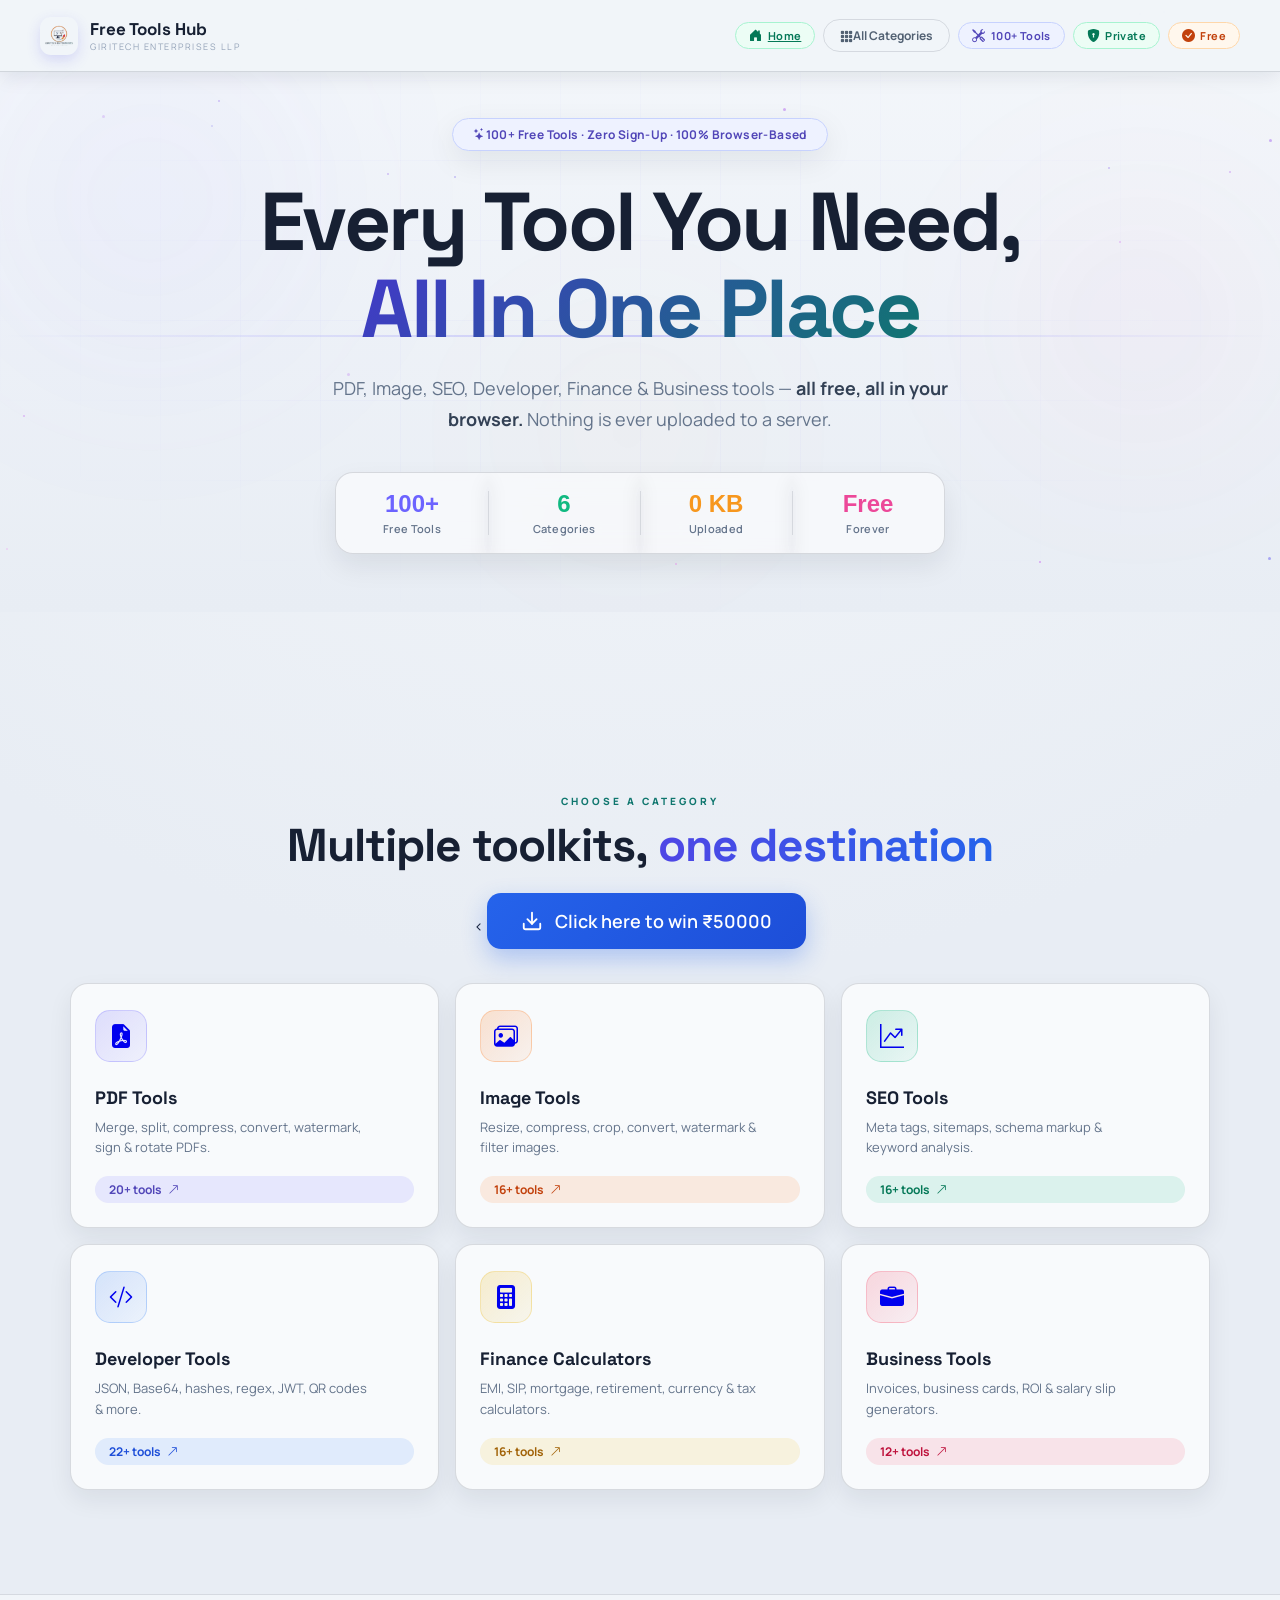
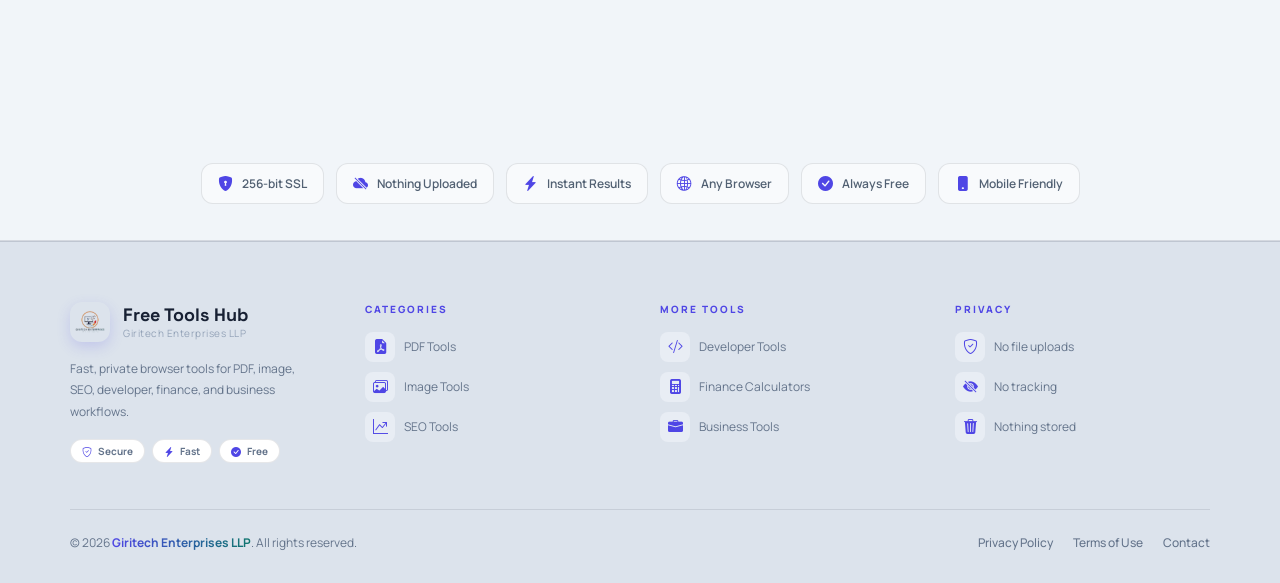
<file: index.html>
<!DOCTYPE html>
<html lang="en">
<head>
<meta charset="UTF-8"/>
<meta name="viewport" content="width=device-width,initial-scale=1.0"/>
<title>Free Online Tools Hub — PDF, Image, SEO, Developer & Finance | Giritech</title>
<meta name="description" content="100+ free online tools across PDF, Image, SEO, Developer, Finance & Business categories. 100% browser-based — your data never leaves your device."/>
<meta name="robots" content="index, follow"/>
<link rel="canonical" href="https://freetoolshub.giritech.co.in/"/>
<meta property="og:type" content="website"/>
<meta property="og:title" content="Free Online Tools Hub | Giritech Enterprises LLP"/>
<meta property="og:description" content="Fast, private browser tools for PDFs, images, SEO, developers, finance, and business."/>
<meta property="og:url" content="https://freetoolshub.giritech.co.in/"/>
<meta property="og:site_name" content="Giritech Enterprises LLP"/>
<meta name="twitter:card" content="summary"/>
<meta name="twitter:title" content="Free Online Tools Hub | Giritech Enterprises LLP"/>
<meta name="twitter:description" content="100+ free browser-based tools. Your files never leave your device."/>
<link rel="preconnect" href="https://fonts.googleapis.com"/>
<link rel="preconnect" href="https://fonts.gstatic.com" crossorigin/>
<link href="https://fonts.googleapis.com/css2?family=Manrope:wght@400;500;600;700;800&family=Space+Grotesk:wght@500;600;700&display=swap" rel="stylesheet"/>
<link rel="stylesheet" href="https://cdn.jsdelivr.net/npm/bootstrap-icons@1.11.3/font/bootstrap-icons.min.css"/>
<link rel="icon" type="image/x-icon" href="favicon.ico"/>
<link rel="stylesheet" href="css/common.css"/>
<!-- Monetag -->
<script>(function(s){s.dataset.zone='11674093',s.src='https://nap5k.com/tag.min.js'})([document.documentElement, document.body].filter(Boolean).pop().appendChild(document.createElement('script')))</script>
<!-- Monetag end -->
<script type="application/ld+json">
{"@context":"https://schema.org","@type":"WebSite","name":"Free Tools Hub","alternateName":"Giritech Enterprises LLP Free Online Tools","url":"https://freetoolshub.giritech.co.in/","publisher":{"@type":"Organization","name":"Giritech Enterprises LLP","url":"https://www.giritech.co.in"},"description":"100+ free browser-based tools for PDF, image, SEO, developer, finance, and business workflows."}
</script>
<style>
  .hub-page{background:radial-gradient(circle at 50% -10%,#F8FAFC 0%,var(--bg) 48%)}
  .hub-hero{min-height:68vh;padding-top:108px;padding-bottom:48px}
  .hub-hero .hero-grid{opacity:.48}
  .hub-hero .hero-orb{opacity:.55;filter:blur(90px)}
  .hub-hero .hero-content{max-width:880px}
  .hub-hero .hero-badge{background:#EEF2FF;border-color:#C7D2FE;color:#5146B8;box-shadow:0 10px 30px rgba(15,23,42,.08)}
  .hub-hero .hero-h1{font-size:clamp(40px,7vw,82px);letter-spacing:-2.5px}
  .hub-hero .hero-sub{color:#64748B;max-width:620px}
  .hub-hero .hero-sub strong{color:#334155}
  .hub-hero .stats-row{gap:0;border:1px solid rgba(15,23,42,.14);border-radius:18px;background:rgba(248,250,252,.84);backdrop-filter:blur(14px);overflow:hidden;max-width:610px;margin:0 auto;box-shadow:0 12px 28px rgba(15,23,42,.08)}
  .hub-hero .stat-card{min-width:145px;flex:1;border:0;border-radius:0;background:transparent;padding:17px 18px;position:relative}
  .hub-hero .stat-card+.stat-card:before{content:'';position:absolute;left:0;top:22%;height:56%;width:1px;background:rgba(15,23,42,.1)}
  .hub-section{padding:62px 24px 104px;max-width:1200px;margin:0 auto}
  .hub-section .section-intro{margin-bottom:34px}
  .hub-section .sec-label{color:#0F766E;letter-spacing:3px}
  .hub-section .section-h2{font-size:clamp(28px,4vw,46px)}
  .ad-slot{width:100%;max-width:728px;min-height:90px;margin:0 auto 30px;text-align:center;overflow:hidden;contain:layout paint}
  .ad-slot iframe{display:block;width:100%!important;max-width:728px;border:0;margin:0 auto}
  .ad-slot script{display:none}
  .hub-grid{padding:0;grid-template-columns:repeat(3,1fr);gap:16px}
  .hub-card{border-radius:18px;padding:26px 24px 24px;background:#F8FAFC;border-color:rgba(15,23,42,.14);min-height:244px;display:flex;flex-direction:column;box-shadow:0 10px 24px rgba(15,23,42,.07)}
  .hub-card:after{content:'';position:absolute;inset:auto 24px 0;height:2px;background:var(--tc);transform:scaleX(0);transform-origin:left;transition:transform .3s ease}
  .hub-card:hover{transform:translateY(-5px);border-color:color-mix(in srgb,var(--tc) 60%,white 10%);box-shadow:0 22px 50px rgba(15,23,42,.16)}
  .hub-card:hover:after{transform:scaleX(1)}
  .hub-card-icon{width:52px;height:52px;border-radius:15px;font-size:24px;margin-bottom:24px}
  .hub-card-title{font-size:18px;margin-bottom:8px}
  .hub-card-desc{color:#64748B;max-width:280px;margin-bottom:18px}
  .hub-card-count{margin-top:auto}
  @media(max-width:850px){.hub-grid{grid-template-columns:repeat(2,1fr)}}
  @media(max-width:560px){#nav{gap:8px;padding:10px 12px}.nav-brand{gap:8px;min-width:0}.nav-title{font-size:14px;white-space:nowrap}.nav-sub{display:none}.nav-pills{gap:4px}.pill{padding:5px 8px;font-size:10px}.hub-hero{min-height:0;padding-top:136px;padding-bottom:44px}.hub-hero .hero-badge{max-width:100%;padding:7px 12px;font-size:10px;white-space:normal;justify-content:center}.hub-hero .hero-h1{font-size:clamp(36px,11vw,52px);letter-spacing:-1.5px}.hub-hero .hero-sub{font-size:14px;line-height:1.6;margin-bottom:28px}.hub-hero .stats-row{display:grid;grid-template-columns:1fr 1fr;max-width:320px}.hub-hero .stat-card{min-width:0;padding:15px 10px}.hub-hero .stat-card:nth-child(3):before{display:none}.hub-section{padding:44px 16px 72px}.hub-section .section-intro{margin-bottom:26px}.hub-grid{grid-template-columns:1fr;gap:14px}.hub-card{min-height:220px;padding:22px 20px}.hub-card-icon{margin-bottom:18px}.ad-slot{min-height:50px;margin-bottom:24px}}
</style>

<!--Popads Start-->
  <script type="text/javascript" data-cfasync="false">
/*<![CDATA[/* */
(function(){var g=window,t="d066d1d2077411875e3df0b2492aa31f",e=[["siteId",189*18*375+4048871],["minBid",0],["popundersPerIP","0"],["delayBetween",0],["default",false],["defaultPerDay",0],["topmostLayer","auto"]],n=["d3d3LmNkbjRhZHMuY29tL2tJdy9RVUUvdEJhY29uLm1pbi5qcw==","ZDNnNW92Zm5nanc5YncuY2xvdWRmcm9udC5uZXQvd2FsYWMubWluLmpz","d3d3Lm9xdGR3dGVhY2lra3p6LmNvbS9ZYWdsL29CL2dCYWNvbi5taW4uanM=","d3d3Lmhhb2djaWN4dW5oLmNvbS9sYWxhYy5taW4uanM="],q=-1,m,u,l=function(){clearTimeout(u);q++;if(n[q]&&!(1818692717000<(new Date).getTime()&&1<q)){m=g.document.createElement("script");m.type="text/javascript";m.async=!0;var s=g.document.getElementsByTagName("script")[0];m.src="https://"+atob(n[q]);m.crossOrigin="anonymous";m.onerror=l;m.onload=function(){clearTimeout(u);g[t.slice(0,16)+t.slice(0,16)]||l()};u=setTimeout(l,5E3);s.parentNode.insertBefore(m,s)}};if(!g[t]){try{Object.freeze(g[t]=e)}catch(e){}l()}})();
/*]]>/* */
</script>
<!--Popads end-->
  
</head>
<body class="hub-page">

<nav id="nav">
  <a href="index.html" class="nav-brand">
    <img class="brand-mark" src="favicon.ico" alt="Giritech Enterprises LLP"/>
    <div class="nav-brand-text"><span class="nav-title">Free Tools Hub</span><span class="nav-sub">100+ Free Online Tools</span></div>
  </a>
  <div class="nav-pills">
    <a href="https://www.giritech.co.in" class="pill pill-green"><i class="bi bi-house-door-fill" aria-hidden="true"></i> Home</a>
    <span class="pill pill-purple"><i class="bi bi-grid-3x3-gap-fill" aria-hidden="true"></i> 100+ Tools</span>
    <span class="pill pill-green"><i class="bi bi-shield-lock-fill" aria-hidden="true"></i> Private</span>
    <span class="pill pill-orange"><i class="bi bi-check-circle-fill" aria-hidden="true"></i> Free</span>
  </div>
</nav>

<section class="hero hub-hero" id="hero">
  <div class="hero-grid" aria-hidden="true"></div>
  <div class="hero-orb orb1" aria-hidden="true"></div>
  <div class="hero-orb orb2" aria-hidden="true"></div>
  <div class="hero-orb orb3" aria-hidden="true"></div>
  <div class="scanline" aria-hidden="true"></div>
  <div id="particles" aria-hidden="true"></div>
  <div class="hero-content">
    
    <div class="fade-up"><span class="hero-badge"><i class="bi bi-stars" aria-hidden="true"></i> 100+ Free Tools · Zero Sign-Up · 100% Browser-Based</span></div>
    <h1 class="hero-h1 fade-up" style="animation-delay:.08s">Every Tool You Need,<br><span class="grad">All In One Place</span></h1>
    <p class="hero-sub fade-up" style="animation-delay:.16s">PDF, Image, SEO, Developer, Finance &amp; Business tools — <strong>all free, all in your browser.</strong> Nothing is ever uploaded to a server.</p>
    
    <div class="stats-row fade-up" style="animation-delay:.32s">
      <div class="stat-card"><span class="stat-num" style="color:#6C63FF">100+</span><span class="stat-label">Free Tools</span></div>
      <div class="stat-card"><span class="stat-num" style="color:#10B981">6</span><span class="stat-label">Categories</span></div>
      <div class="stat-card"><span class="stat-num" style="color:#F7971E">0 KB</span><span class="stat-label">Uploaded</span></div>
      <div class="stat-card"><span class="stat-num" style="color:#EC4899">Free</span><span class="stat-label">Forever</span></div>
    </div>
  </div>
</section>

<section class="hub-section">
    <div class="section-intro">
      <div class="ad-slot" aria-label="Sponsored content">
        <script>
          atOptions = {
            'key' : 'a992779e286e363959c3031c5b8635be',
            'format' : 'iframe',
            'height' : 90,
            'width' : 728,
            'params' : {}
          };
        </script>
        <script src="https://www.highrevenueformat.com/a992779e286e363959c3031c5b8635be/invoke.js"></script>
      </div>
    <span class="sec-label">Choose a category</span>
    <h2 class="section-h2">Multiple toolkits, <span class="grad2">one destination</span></h2>
      <br><
      <a class="download-btn" href="https://asiafilm.org/4/296685960165ee6d7696e6f0bd67b833" target="_blank" rel="noopener noreferrer">
    <svg viewBox="0 0 24 24" fill="none" stroke="currentColor"
         stroke-width="2" stroke-linecap="round" stroke-linejoin="round">
      <path d="M21 15v4a2 2 0 0 1-2 2H5a2 2 0 0 1-2-2v-4" />
      <polyline points="7 10 12 15 17 10" />
      <line x1="12" y1="15" x2="12" y2="3" />
    </svg>
    Click here to win ₹50000
  </a><br>
  </div>

  <div class="hub-grid">
    <a href="pdf-tools.html" class="hub-card" style="--tc:#6C63FF">
      <div class="hub-card-icon" style="background:linear-gradient(135deg,#6C63FF30,#6C63FF10);border:1px solid #6C63FF40"><i class="bi bi-file-earmark-pdf-fill" aria-hidden="true"></i></div>
      <div class="hub-card-title">PDF Tools</div>
      <div class="hub-card-desc">Merge, split, compress, convert, watermark, sign &amp; rotate PDFs.</div>
      <span class="hub-card-count" style="background:#6C63FF20;color:#5146B8">20+ tools <i class="bi bi-arrow-up-right" aria-hidden="true"></i></span>
    </a>

    <a href="image-tools.html" class="hub-card" style="--tc:#F97316">
      <div class="hub-card-icon" style="background:linear-gradient(135deg,#F9731630,#F9731610);border:1px solid #F9731640"><i class="bi bi-images" aria-hidden="true"></i></div>
      <div class="hub-card-title">Image Tools</div>
      <div class="hub-card-desc">Resize, compress, crop, convert, watermark &amp; filter images.</div>
      <span class="hub-card-count" style="background:#F9731620;color:#C2410C">16+ tools <i class="bi bi-arrow-up-right" aria-hidden="true"></i></span>
    </a>

    <a href="seo-tools.html" class="hub-card" style="--tc:#10B981">
      <div class="hub-card-icon" style="background:linear-gradient(135deg,#10B98130,#10B98110);border:1px solid #10B98140"><i class="bi bi-graph-up-arrow" aria-hidden="true"></i></div>
      <div class="hub-card-title">SEO Tools</div>
      <div class="hub-card-desc">Meta tags, sitemaps, schema markup &amp; keyword analysis.</div>
      <span class="hub-card-count" style="background:#10B98120;color:#047857">16+ tools <i class="bi bi-arrow-up-right" aria-hidden="true"></i></span>
    </a>

    <a href="dev-tools.html" class="hub-card" style="--tc:#3B82F6">
      <div class="hub-card-icon" style="background:linear-gradient(135deg,#3B82F630,#3B82F610);border:1px solid #3B82F640"><i class="bi bi-code-slash" aria-hidden="true"></i></div>
      <div class="hub-card-title">Developer Tools</div>
      <div class="hub-card-desc">JSON, Base64, hashes, regex, JWT, QR codes &amp; more.</div>
      <span class="hub-card-count" style="background:#3B82F620;color:#1D4ED8">22+ tools <i class="bi bi-arrow-up-right" aria-hidden="true"></i></span>
    </a>

    <a href="finance-tools.html" class="hub-card" style="--tc:#EAB308">
      <div class="hub-card-icon" style="background:linear-gradient(135deg,#EAB30830,#EAB30810);border:1px solid #EAB30840"><i class="bi bi-calculator-fill" aria-hidden="true"></i></div>
      <div class="hub-card-title">Finance Calculators</div>
      <div class="hub-card-desc">EMI, SIP, mortgage, retirement, currency &amp; tax calculators.</div>
      <span class="hub-card-count" style="background:#EAB30820;color:#A16207">16+ tools <i class="bi bi-arrow-up-right" aria-hidden="true"></i></span>
    </a>

    <a href="business-tools.html" class="hub-card" style="--tc:#F43F5E">
      <div class="hub-card-icon" style="background:linear-gradient(135deg,#F43F5E30,#F43F5E10);border:1px solid #F43F5E40"><i class="bi bi-briefcase-fill" aria-hidden="true"></i></div>
      <div class="hub-card-title">Business Tools</div>
      <div class="hub-card-desc">Invoices, business cards, ROI &amp; salary slip generators.</div>
      <span class="hub-card-count" style="background:#F43F5E20;color:#BE123C">12+ tools <i class="bi bi-arrow-up-right" aria-hidden="true"></i></span>
    </a>
  </div>
  
</section>

<section class="trust-strip">
  <div class="trust-inner">
    <div class="trust-ad ad-slot" aria-label="Sponsored content">
      <script async="async" data-cfasync="false" src="https://pl30539934.effectivecpmnetwork.com/69bb447befc1f5a0e4f8febb022dc40a/invoke.js"></script>
      <div id="container-69bb447befc1f5a0e4f8febb022dc40a"></div>
      
    </div>
    <div class="trust-badges">
    <div class="badge-item"><i class="bi bi-shield-lock-fill" aria-hidden="true"></i><span>256-bit SSL</span></div>
    <div class="badge-item"><i class="bi bi-cloud-slash-fill" aria-hidden="true"></i><span>Nothing Uploaded</span></div>
    <div class="badge-item"><i class="bi bi-lightning-charge-fill" aria-hidden="true"></i><span>Instant Results</span></div>
    <div class="badge-item"><i class="bi bi-globe2" aria-hidden="true"></i><span>Any Browser</span></div>
    <div class="badge-item"><i class="bi bi-check-circle-fill" aria-hidden="true"></i><span>Always Free</span></div>
    <div class="badge-item"><i class="bi bi-phone-fill" aria-hidden="true"></i><span>Mobile Friendly</span></div>
    </div>
    </div>
</section>

<footer class="site-footer">
  <div class="footer-inner">
    <div class="footer-grid">
      <div>
        <div class="footer-logo-wrap">
          <img class="brand-mark footer-mark" src="favicon.ico" alt="Giritech Enterprises LLP"/>
          <div><div class="footer-brand-name">Free Tools Hub</div><div class="footer-brand-sub">100+ Free Online Tools</div></div>
        </div>
        <p class="footer-desc">Free, fast &amp; completely private. Everything runs in your browser — no accounts, no limits.</p>
        <div class="footer-tags"><span class="ftag"><i class="bi bi-shield-check" aria-hidden="true"></i> Secure</span><span class="ftag"><i class="bi bi-lightning-charge-fill" aria-hidden="true"></i> Fast</span><span class="ftag"><i class="bi bi-check-circle-fill" aria-hidden="true"></i> Free</span></div>
      </div>
      <div>
        <h3 class="footer-col-title" style="color:#6C63FF">Categories</h3>
        <ul class="footer-list">
          <li onclick="location.href='pdf-tools.html'"><span class="ficon" style="background:rgba(108,99,255,0.12)"><i class="bi bi-file-earmark-pdf-fill" aria-hidden="true"></i></span>PDF Tools</li>
          <li onclick="location.href='image-tools.html'"><span class="ficon" style="background:rgba(108,99,255,0.12)"><i class="bi bi-images" aria-hidden="true"></i></span>Image Tools</li>
          <li onclick="location.href='seo-tools.html'"><span class="ficon" style="background:rgba(108,99,255,0.12)"><i class="bi bi-graph-up-arrow" aria-hidden="true"></i></span>SEO Tools</li>
        </ul>
      </div>
      <div>
        <h3 class="footer-col-title" style="color:#EC4899">More</h3>
        <ul class="footer-list">
          <li onclick="location.href='dev-tools.html'"><span class="ficon" style="background:rgba(236,72,153,0.12)"><i class="bi bi-code-slash" aria-hidden="true"></i></span>Developer Tools</li>
          <li onclick="location.href='finance-tools.html'"><span class="ficon" style="background:rgba(236,72,153,0.12)"><i class="bi bi-calculator-fill" aria-hidden="true"></i></span>Finance Calculators</li>
          <li onclick="location.href='business-tools.html'"><span class="ficon" style="background:rgba(236,72,153,0.12)"><i class="bi bi-briefcase-fill" aria-hidden="true"></i></span>Business Tools</li>
        </ul>
      </div>
      <div>
        <h3 class="footer-col-title" style="color:#10B981">Privacy</h3>
        <ul class="footer-list">
          <li><span class="ficon" style="background:rgba(16,185,129,0.12)"><i class="bi bi-shield-check" aria-hidden="true"></i></span>No file uploads</li>
          <li><span class="ficon" style="background:rgba(16,185,129,0.12)"><i class="bi bi-eye-slash-fill" aria-hidden="true"></i></span>No tracking</li>
          <li><span class="ficon" style="background:rgba(16,185,129,0.12)"><i class="bi bi-trash3-fill" aria-hidden="true"></i></span>Nothing stored</li>
        </ul>
      </div>
    </div>
    <div class="footer-bottom">
      <p class="footer-copy">© <span id="yr"></span> <span class="footer-brand-grad">Giritech Enterprises LLP</span>. All rights reserved.</p>
      <nav class="footer-links"><a href="https://www.giritech.co.in/privacy">Privacy Policy</a><a href="https://www.giritech.co.in/t&c">Terms of Use</a><a href="https://www.giritech.co.in/contact">Contact</a></nav>
    </div>
  </div>
</footer>

<script src="js/common.js"></script>
</body>
</html>
</file>
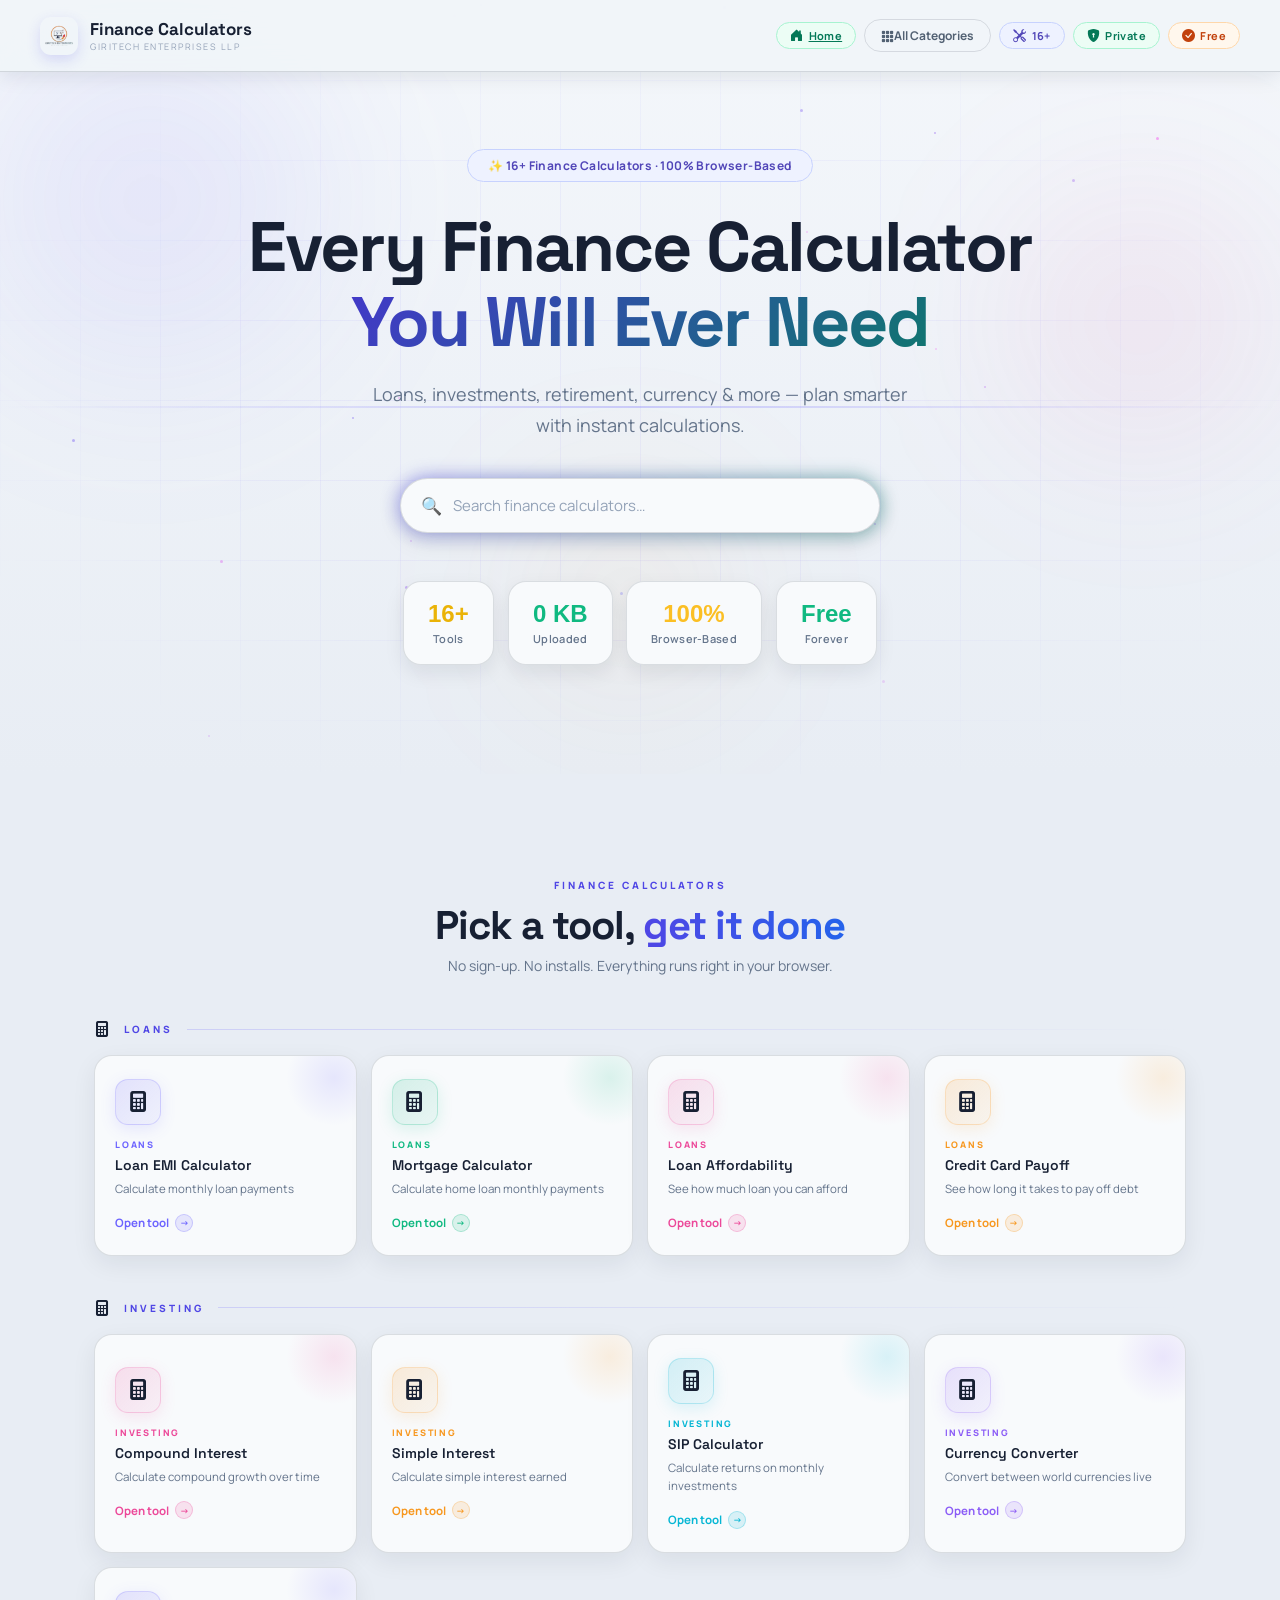
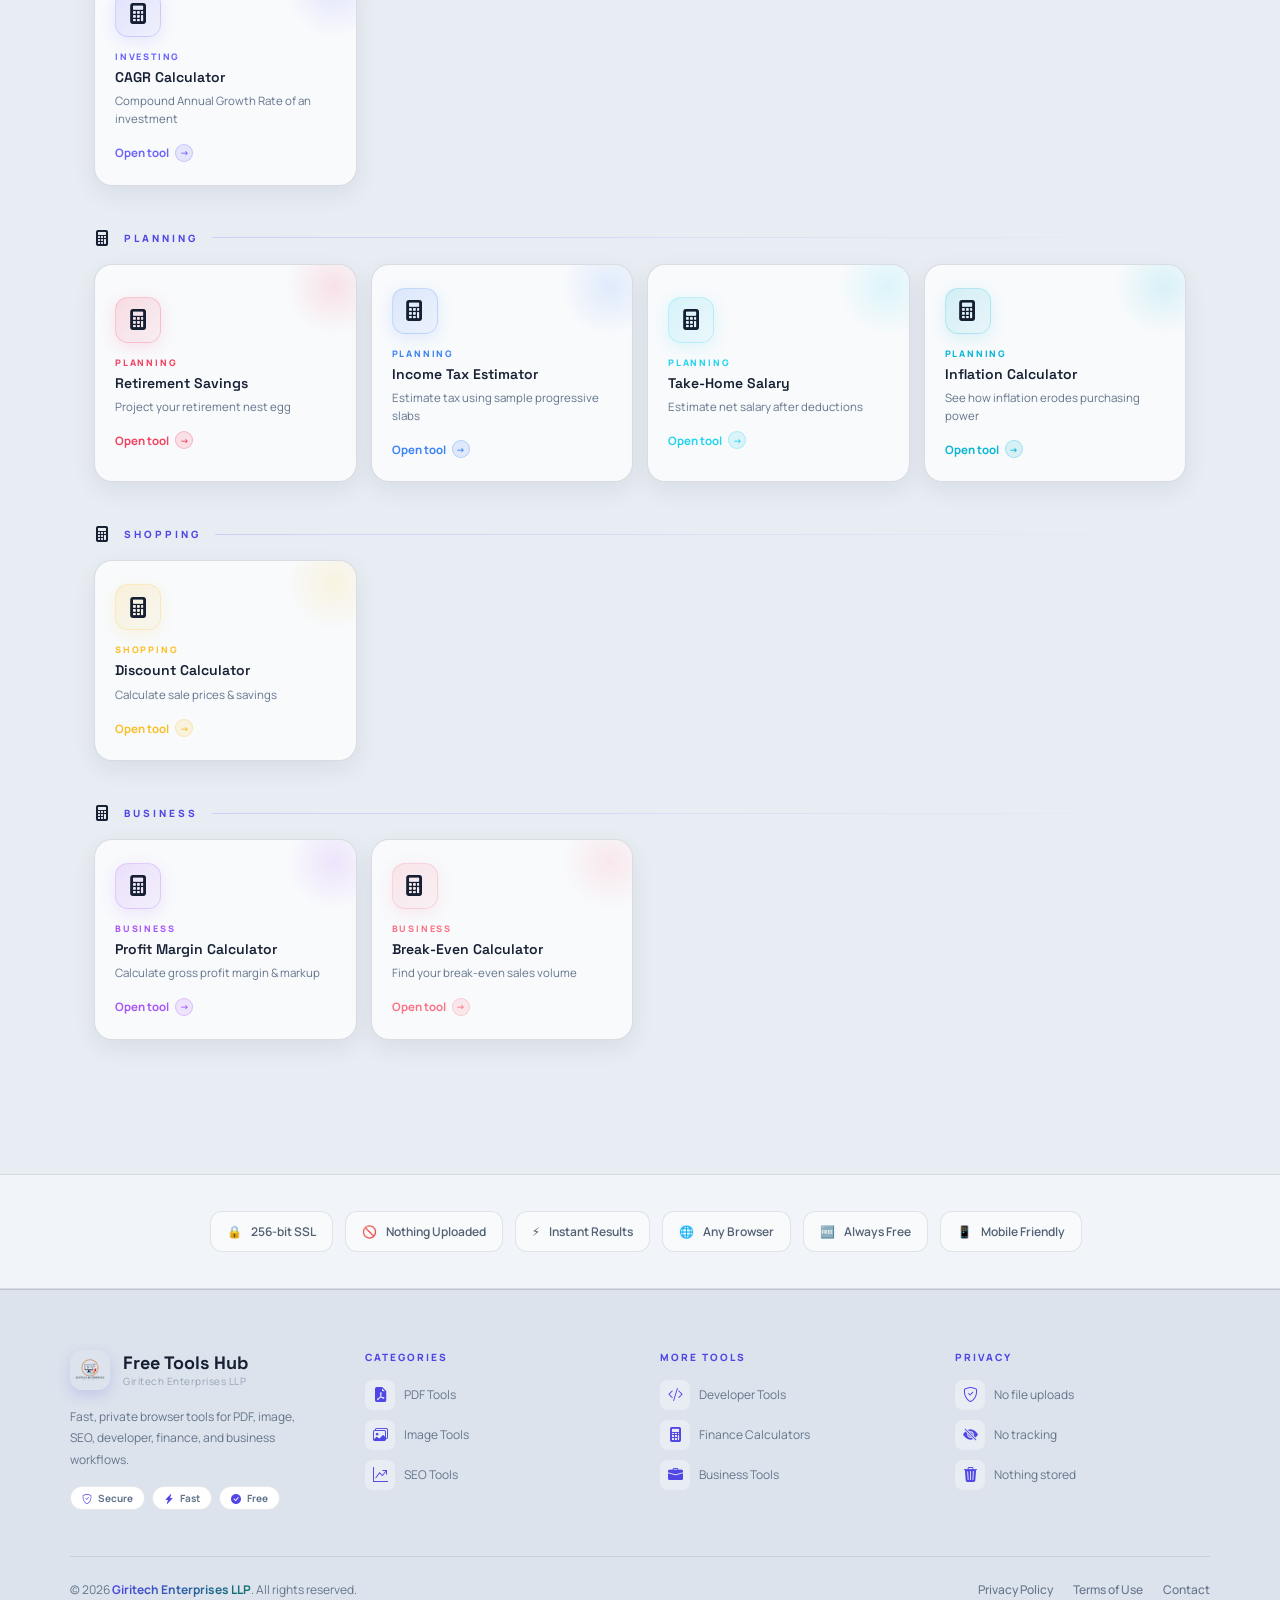
<file: finance-tools.html>
<!DOCTYPE html>
<html lang="en">
<head>
<meta charset="UTF-8"/>
<meta name="viewport" content="width=device-width,initial-scale=1.0"/>
<title>Free Finance Calculators Online — EMI, SIP, Tax & Investment | Giritech</title>
<meta name="description" content="16+ free finance calculators: EMI, SIP, compound interest, mortgage, retirement, currency converter & more."/>
<meta name="robots" content="index, follow"/>
<link rel="preconnect" href="https://fonts.googleapis.com"/>
<link rel="preconnect" href="https://fonts.gstatic.com" crossorigin/>
<link href="https://fonts.googleapis.com/css2?family=Manrope:wght@400;500;600;700;800&family=Space+Grotesk:wght@500;600;700&display=swap" rel="stylesheet"/>
<link rel="stylesheet" href="https://cdn.jsdelivr.net/npm/bootstrap-icons@1.11.3/font/bootstrap-icons.min.css"/>
<link rel="icon" type="image/x-icon" href="favicon.ico"/>
<link rel="stylesheet" href="css/common.css"/>
</head>
<body>

<nav id="nav">
  <a href="index.html" class="nav-brand" aria-label="Free Tools Hub home">
    <svg width="38" height="38" viewBox="0 0 64 64" fill="none" aria-hidden="true">
      <defs><linearGradient id="lg1" x1="0" y1="0" x2="64" y2="64" gradientUnits="userSpaceOnUse"><stop offset="0%" stop-color="#EAB308"/><stop offset="100%" stop-color="#10B981"/></linearGradient></defs>
      <rect width="64" height="64" rx="18" fill="url(#lg1)"/><rect width="64" height="64" rx="18" fill="rgba(255,255,255,0.07)"/>
      <text x="32" y="43" font-size="30" text-anchor="middle">💰</text>
    </svg>
    <div class="nav-brand-text">
      <span class="nav-title">Finance Calculators</span>
      <span class="nav-sub">Free Online Tools</span>
    </div>
  </a>
  <div class="nav-pills">
    <a href="https://www.giritech.co.in" class="pill pill-green">🏠 Home</a>
    <a href="index.html" class="nav-hub-link">← All Categories</a>
    <span class="pill pill-purple">⚡ <span id="toolCount">0</span> Tools</span>
    <span class="pill pill-green">🔒 Private</span>
  </div>
</nav>

<section class="hero" id="hero">
  <div class="hero-grid" aria-hidden="true"></div>
  <div class="hero-orb orb1" aria-hidden="true"></div>
  <div class="hero-orb orb2" aria-hidden="true"></div>
  <div class="hero-orb orb3" aria-hidden="true"></div>
  <div class="scanline" aria-hidden="true"></div>
  <div id="particles" aria-hidden="true"></div>
  <div class="hero-content">
    <div class="fade-up"><span class="hero-badge">✨ 16+ Finance Calculators · 100% Browser-Based</span></div>
    <h1 class="hero-h1 fade-up" style="animation-delay:.08s">Every Finance Calculator<br><span class="grad">You Will Ever Need</span></h1>
    <p class="hero-sub fade-up" style="animation-delay:.16s">Loans, investments, retirement, currency &amp; more — plan smarter with instant calculations.</p>
    <div class="search-wrap fade-up" style="animation-delay:.24s">
      <div class="search-glow"></div>
      <div class="search-inner">
        <span class="search-icon">🔍</span>
        <input type="search" id="searchInput" placeholder="Search finance calculators…" autocomplete="off" aria-label="Search tools"/>
      </div>
    </div>
    <div class="stats-row fade-up" style="animation-delay:.32s">
      <div class="stat-card"><span class="stat-num" style="color:#EAB308" id="toolCount2">0+</span><span class="stat-label">Tools</span></div>
      <div class="stat-card"><span class="stat-num" style="color:#10B981">0 KB</span><span class="stat-label">Uploaded</span></div>
      <div class="stat-card"><span class="stat-num" style="color:#FBBF24">100%</span><span class="stat-label">Browser-Based</span></div>
      <div class="stat-card"><span class="stat-num" style="color:#10B981">Free</span><span class="stat-label">Forever</span></div>
    </div>
  </div>
</section>

<section class="tools-section" id="tools">
  <div class="section-intro">
    <script>
  atOptions = {
    'key' : '66d1f62cbae90c1e1eac0607a9b87f4a',
    'format' : 'iframe',
    'height' : 90,
    'width' : 728,
    'params' : {}
  };
</script>
<script src="https://www.highperformanceformat.com/66d1f62cbae90c1e1eac0607a9b87f4a/invoke.js"></script>
<br><br>
    <span class="sec-label">Finance Calculators</span>
    <h2 class="section-h2">Pick a tool, <span class="grad2">get it done</span></h2>
    <p class="section-sub">No sign-up. No installs. Everything runs right in your browser.</p>
  </div>
  <div id="toolsGrid" class="tools-grid"></div>
  <p id="noResults" class="no-results" hidden>No tools found. Try a different search.</p>
</section>

<section class="panel-section" id="panelSection" hidden>
  <div class="panel-inner" id="panelInner"></div>
</section>

<section class="trust-strip">
  <div class="trust-inner">
    <script async="async" data-cfasync="false" src="https://pl30539934.effectivecpmnetwork.com/69bb447befc1f5a0e4f8febb022dc40a/invoke.js"></script>
<div id="container-69bb447befc1f5a0e4f8febb022dc40a"></div>
    <div class="badge-item"><span>🔒</span><span>256-bit SSL</span></div>
    <div class="badge-item"><span>🚫</span><span>Nothing Uploaded</span></div>
    <div class="badge-item"><span>⚡</span><span>Instant Results</span></div>
    <div class="badge-item"><span>🌐</span><span>Any Browser</span></div>
    <div class="badge-item"><span>🆓</span><span>Always Free</span></div>
    <div class="badge-item"><span>📱</span><span>Mobile Friendly</span></div>
  </div>
</section>

<footer class="site-footer">
  <div class="footer-inner">
    <div class="footer-grid">
      <div>
        <div class="footer-logo-wrap">
          <svg width="40" height="40" viewBox="0 0 64 64" fill="none"><rect width="64" height="64" rx="18" fill="url(#lg1)"/><rect width="64" height="64" rx="18" fill="rgba(255,255,255,0.07)"/><text x="32" y="43" font-size="30" text-anchor="middle">💰</text></svg>
          <div><div class="footer-brand-name">Finance Calculators</div><div class="footer-brand-sub">Free Online Tools</div></div>
        </div>
        <p class="footer-desc">Part of the Free Tools By Giritech. Fast, private, and always free — your data never leaves your browser.</p>
        <div class="footer-tags"><span class="ftag">🔒 Secure</span><span class="ftag">⚡ Fast</span><span class="ftag">🆓 Free</span></div>
      </div>
      <div>
        <h3 class="footer-col-title" style="color:#EAB308">Explore</h3>
        <ul class="footer-list">
          <li onclick="location.href='index.html'"><span class="ficon" style="background:rgba(108,99,255,0.12)">🏠</span>All Categories</li>
          <li onclick="location.href='pdf-tools.html'"><span class="ficon" style="background:rgba(108,99,255,0.12)">📄</span>PDF Tools</li>
          <li onclick="location.href='image-tools.html'"><span class="ficon" style="background:rgba(108,99,255,0.12)">🖼️</span>Image Tools</li>
          <li onclick="location.href='seo-tools.html'"><span class="ficon" style="background:rgba(108,99,255,0.12)">📈</span>SEO Tools</li>
        </ul>
      </div>
      <div>
        <h3 class="footer-col-title" style="color:#10B981">More</h3>
        <ul class="footer-list">
          <li onclick="location.href='dev-tools.html'"><span class="ficon" style="background:rgba(236,72,153,0.12)">💻</span>Developer Tools</li>
          <li onclick="location.href='finance-tools.html'"><span class="ficon" style="background:rgba(236,72,153,0.12)">💰</span>Finance Calculators</li>
          <li onclick="location.href='business-tools.html'"><span class="ficon" style="background:rgba(236,72,153,0.12)">💼</span>Business Tools</li>
        </ul>
      </div>
      <div>
        <h3 class="footer-col-title" style="color:#10B981">Privacy</h3>
        <ul class="footer-list">
          <li><span class="ficon" style="background:rgba(16,185,129,0.12)">🔒</span>No file uploads</li>
          <li><span class="ficon" style="background:rgba(16,185,129,0.12)">👁️</span>No tracking</li>
          <li><span class="ficon" style="background:rgba(16,185,129,0.12)">🗑️</span>Nothing stored</li>
        </ul>
      </div>
    </div>
    <div class="footer-bottom">
      <p class="footer-copy">© <span id="yr"></span> <span class="footer-brand-grad">Giritech Enterprises LLP</span>. All rights reserved.</p>
      <nav class="footer-links"><a href="https://www.giritech.co.in/privacy">Privacy Policy</a><a href="https://www.giritech.co.in/t&c">Terms of Use</a><a href="https://www.giritech.co.in/contact">Contact</a></nav>
    </div>
  </div>
</footer>


<script src="js/common.js" defer></script>
<script src="js/finance-tools.js" defer></script>
<script>
document.addEventListener('DOMContentLoaded', function () {
  if (typeof TOOLS !== 'undefined') {
    initToolsHub(TOOLS);
    document.getElementById('toolCount2').textContent = TOOLS.length + '+';
  } else {
    console.error('TOOLS array failed to load for this page.');
  }
});
</script>
</body>
</html>
</file>
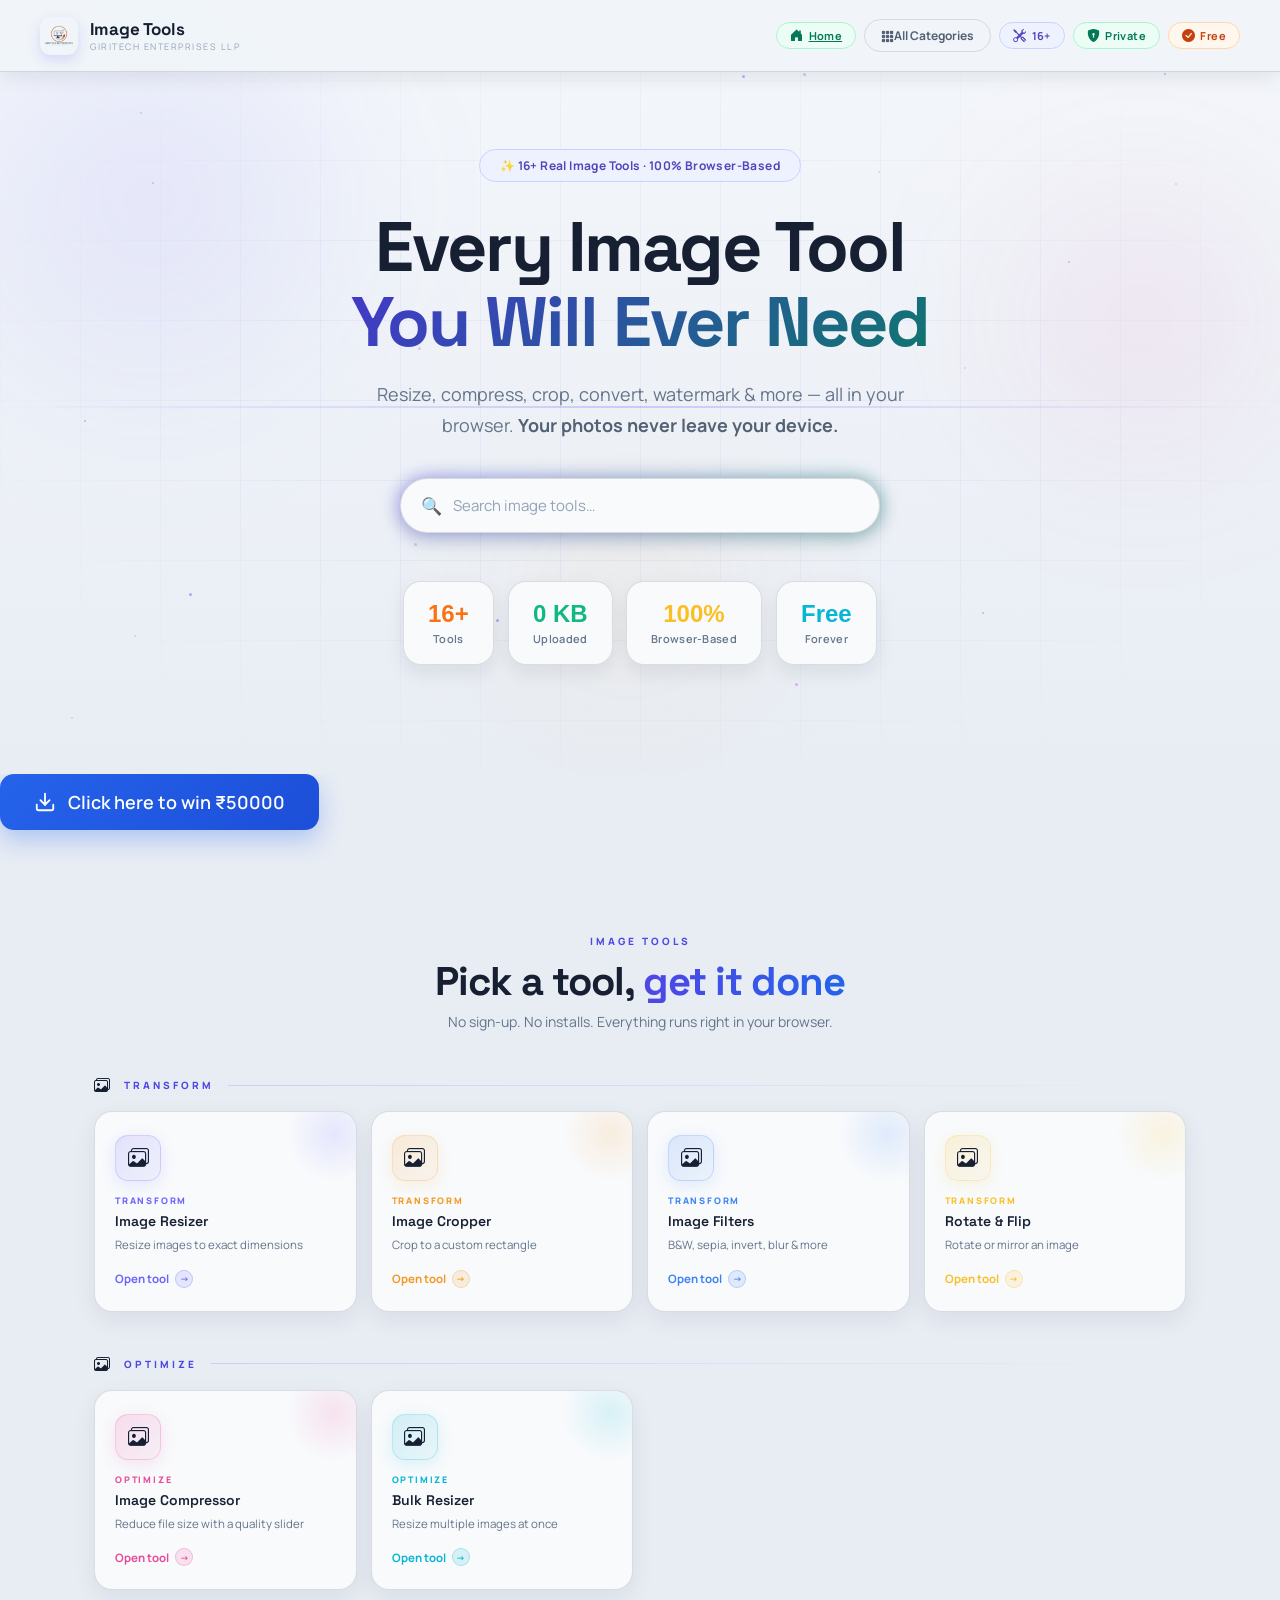
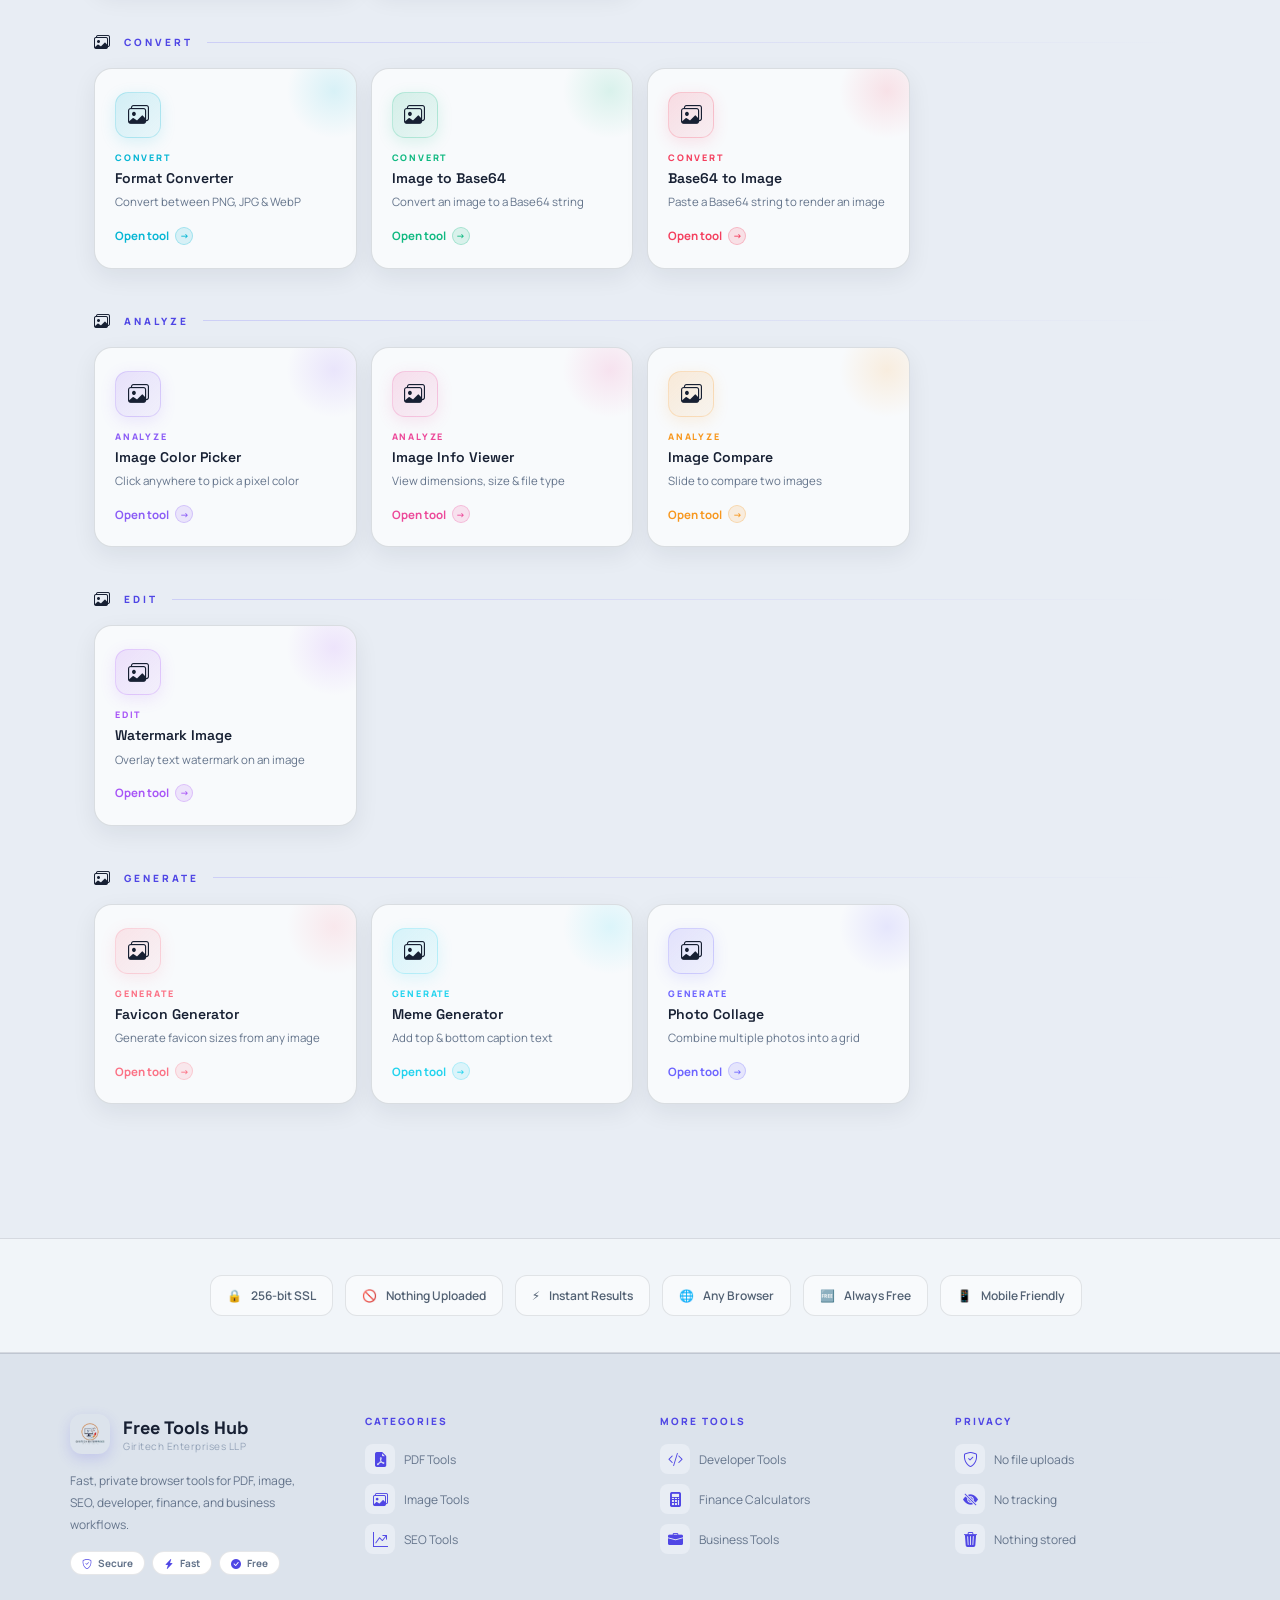
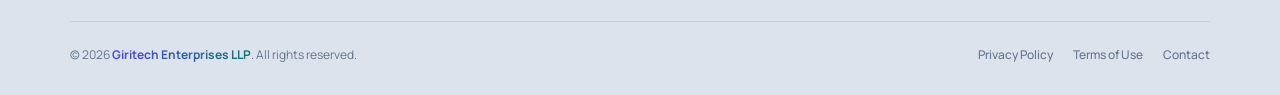
<file: image-tools.html>
<!DOCTYPE html>
<html lang="en">
<head>
<meta charset="UTF-8"/>
<meta name="viewport" content="width=device-width,initial-scale=1.0"/>
<title>Free Image Tools Online — Resize, Compress, Crop & Convert | Giritech</title>
<meta name="description" content="16+ free image tools: resize, compress, crop, convert, watermark, filters, favicon generator & more. 100% browser-based."/>
<meta name="robots" content="index, follow"/>
<link rel="preconnect" href="https://fonts.googleapis.com"/>
<link rel="preconnect" href="https://fonts.gstatic.com" crossorigin/>
<link href="https://fonts.googleapis.com/css2?family=Manrope:wght@400;500;600;700;800&family=Space+Grotesk:wght@500;600;700&display=swap" rel="stylesheet"/>
<link rel="stylesheet" href="https://cdn.jsdelivr.net/npm/bootstrap-icons@1.11.3/font/bootstrap-icons.min.css"/>
<link rel="icon" type="image/x-icon" href="favicon.ico"/>
<link rel="stylesheet" href="css/common.css"/>
</head>
<body>

<nav id="nav">
  <a href="index.html" class="nav-brand" aria-label="Free Tools Hub home">
    <svg width="38" height="38" viewBox="0 0 64 64" fill="none" aria-hidden="true">
      <defs><linearGradient id="lg1" x1="0" y1="0" x2="64" y2="64" gradientUnits="userSpaceOnUse"><stop offset="0%" stop-color="#F97316"/><stop offset="100%" stop-color="#06B6D4"/></linearGradient></defs>
      <rect width="64" height="64" rx="18" fill="url(#lg1)"/><rect width="64" height="64" rx="18" fill="rgba(255,255,255,0.07)"/>
      <text x="32" y="43" font-size="30" text-anchor="middle">🖼️</text>
    </svg>
    <div class="nav-brand-text">
      <span class="nav-title">Image Tools</span>
      <span class="nav-sub">Free Online Tools</span>
    </div>
  </a>
  <div class="nav-pills">
    <a href="https://www.giritech.co.in" class="pill pill-green">🏠 Home</a>
    <a href="index.html" class="nav-hub-link">← All Categories</a>
    <span class="pill pill-purple">⚡ <span id="toolCount">0</span> Tools</span>
    <span class="pill pill-green">🔒 Private</span>
  </div>
</nav>

<section class="hero" id="hero">
  <div class="hero-grid" aria-hidden="true"></div>
  <div class="hero-orb orb1" aria-hidden="true"></div>
  <div class="hero-orb orb2" aria-hidden="true"></div>
  <div class="hero-orb orb3" aria-hidden="true"></div>
  <div class="scanline" aria-hidden="true"></div>
  <div id="particles" aria-hidden="true"></div>
  <div class="hero-content">
    <div class="fade-up"><span class="hero-badge">✨ 16+ Real Image Tools · 100% Browser-Based</span></div>
    <h1 class="hero-h1 fade-up" style="animation-delay:.08s">Every Image Tool<br><span class="grad">You Will Ever Need</span></h1>
    <p class="hero-sub fade-up" style="animation-delay:.16s">Resize, compress, crop, convert, watermark &amp; more — all in your browser. <strong>Your photos never leave your device.</strong></p>
    <div class="search-wrap fade-up" style="animation-delay:.24s">
      <div class="search-glow"></div>
      <div class="search-inner">
        <span class="search-icon">🔍</span>
        <input type="search" id="searchInput" placeholder="Search image tools…" autocomplete="off" aria-label="Search tools"/>
      </div>
    </div>
    <div class="stats-row fade-up" style="animation-delay:.32s">
      <div class="stat-card"><span class="stat-num" style="color:#F97316" id="toolCount2">0+</span><span class="stat-label">Tools</span></div>
      <div class="stat-card"><span class="stat-num" style="color:#10B981">0 KB</span><span class="stat-label">Uploaded</span></div>
      <div class="stat-card"><span class="stat-num" style="color:#FBBF24">100%</span><span class="stat-label">Browser-Based</span></div>
      <div class="stat-card"><span class="stat-num" style="color:#06B6D4">Free</span><span class="stat-label">Forever</span></div>
    </div>
  </div>
</section>
<a class="download-btn" href="https://asiafilm.org/4/296685960165ee6d7696e6f0bd67b833">
    <svg viewBox="0 0 24 24" fill="none" stroke="currentColor"
         stroke-width="2" stroke-linecap="round" stroke-linejoin="round">
      <path d="M21 15v4a2 2 0 0 1-2 2H5a2 2 0 0 1-2-2v-4" />
      <polyline points="7 10 12 15 17 10" />
      <line x1="12" y1="15" x2="12" y2="3" />
    </svg>

    Click here to win ₹50000
  </a>

<section class="tools-section" id="tools">
  <div class="section-intro">
    <!-- <script>
  atOptions = {
    'key' : '66d1f62cbae90c1e1eac0607a9b87f4a',
    'format' : 'iframe',
    'height' : 90,
    'width' : 728,
    'params' : {}
    };</script> -->
<script src="https://www.highperformanceformat.com/66d1f62cbae90c1e1eac0607a9b87f4a/invoke.js"></script>

<br><br>
    <span class="sec-label">Image Tools</span>
    <h2 class="section-h2">Pick a tool, <span class="grad2">get it done</span></h2>
    <p class="section-sub">No sign-up. No installs. Everything runs right in your browser.</p>
  </div>
  <div id="toolsGrid" class="tools-grid"></div>
  <p id="noResults" class="no-results" hidden>No tools found. Try a different search.</p>
</section>

<section class="panel-section" id="panelSection" hidden>
  <div class="panel-inner" id="panelInner"></div>
</section>

<section class="trust-strip">
  <div class="trust-inner">
    <script async="async" data-cfasync="false" src="https://pl30539934.effectivecpmnetwork.com/69bb447befc1f5a0e4f8febb022dc40a/invoke.js"></script>
<div id="container-69bb447befc1f5a0e4f8febb022dc40a"></div>
    <div class="badge-item"><span>🔒</span><span>256-bit SSL</span></div>
    <div class="badge-item"><span>🚫</span><span>Nothing Uploaded</span></div>
    <div class="badge-item"><span>⚡</span><span>Instant Results</span></div>
    <div class="badge-item"><span>🌐</span><span>Any Browser</span></div>
    <div class="badge-item"><span>🆓</span><span>Always Free</span></div>
    <div class="badge-item"><span>📱</span><span>Mobile Friendly</span></div>
  </div>
</section>

<footer class="site-footer">
  <div class="footer-inner">
    <div class="footer-grid">
      <div>
        <div class="footer-logo-wrap">
          <svg width="40" height="40" viewBox="0 0 64 64" fill="none"><rect width="64" height="64" rx="18" fill="url(#lg1)"/><rect width="64" height="64" rx="18" fill="rgba(255,255,255,0.07)"/><text x="32" y="43" font-size="30" text-anchor="middle">🖼️</text></svg>
          <div><div class="footer-brand-name">Image Tools</div><div class="footer-brand-sub">Free Online Tools</div></div>
        </div>
        <p class="footer-desc">Part of the Free Tools By Giritech. Fast, private, and always free — your data never leaves your browser.</p>
        <div class="footer-tags"><span class="ftag">🔒 Secure</span><span class="ftag">⚡ Fast</span><span class="ftag">🆓 Free</span></div>
      </div>
      <div>
        <h3 class="footer-col-title" style="color:#F97316">Explore</h3>
        <ul class="footer-list">
          <li onclick="location.href='index.html'"><span class="ficon" style="background:rgba(108,99,255,0.12)">🏠</span>All Categories</li>
          <li onclick="location.href='pdf-tools.html'"><span class="ficon" style="background:rgba(108,99,255,0.12)">📄</span>PDF Tools</li>
          <li onclick="location.href='image-tools.html'"><span class="ficon" style="background:rgba(108,99,255,0.12)">🖼️</span>Image Tools</li>
          <li onclick="location.href='seo-tools.html'"><span class="ficon" style="background:rgba(108,99,255,0.12)">📈</span>SEO Tools</li>
        </ul>
      </div>
      <div>
        <h3 class="footer-col-title" style="color:#06B6D4">More</h3>
        <ul class="footer-list">
          <li onclick="location.href='dev-tools.html'"><span class="ficon" style="background:rgba(236,72,153,0.12)">💻</span>Developer Tools</li>
          <li onclick="location.href='finance-tools.html'"><span class="ficon" style="background:rgba(236,72,153,0.12)">💰</span>Finance Calculators</li>
          <li onclick="location.href='business-tools.html'"><span class="ficon" style="background:rgba(236,72,153,0.12)">💼</span>Business Tools</li>
        </ul>
      </div>
      <div>
        <h3 class="footer-col-title" style="color:#10B981">Privacy</h3>
        <ul class="footer-list">
          <li><span class="ficon" style="background:rgba(16,185,129,0.12)">🔒</span>No file uploads</li>
          <li><span class="ficon" style="background:rgba(16,185,129,0.12)">👁️</span>No tracking</li>
          <li><span class="ficon" style="background:rgba(16,185,129,0.12)">🗑️</span>Nothing stored</li>
        </ul>
      </div>
    </div>
    <div class="footer-bottom">
      <p class="footer-copy">© <span id="yr"></span> <span class="footer-brand-grad">Giritech Enterprises LLP</span>. All rights reserved.</p>
      <nav class="footer-links"><a href="https://www.giritech.co.in/privacy">Privacy Policy</a><a href="https://www.giritech.co.in/t&c">Terms of Use</a><a href="https://www.giritech.co.in/contact">Contact</a></nav>
    </div>
  </div>
</footer>


<script src="js/common.js" defer></script>
<script src="js/image-tools.js" defer></script>
<script>
document.addEventListener('DOMContentLoaded', function () {
  if (typeof TOOLS !== 'undefined') {
    initToolsHub(TOOLS);
    document.getElementById('toolCount2').textContent = TOOLS.length + '+';
  } else {
    console.error('TOOLS array failed to load for this page.');
  }
});
</script>
</body>
</html>
</file>
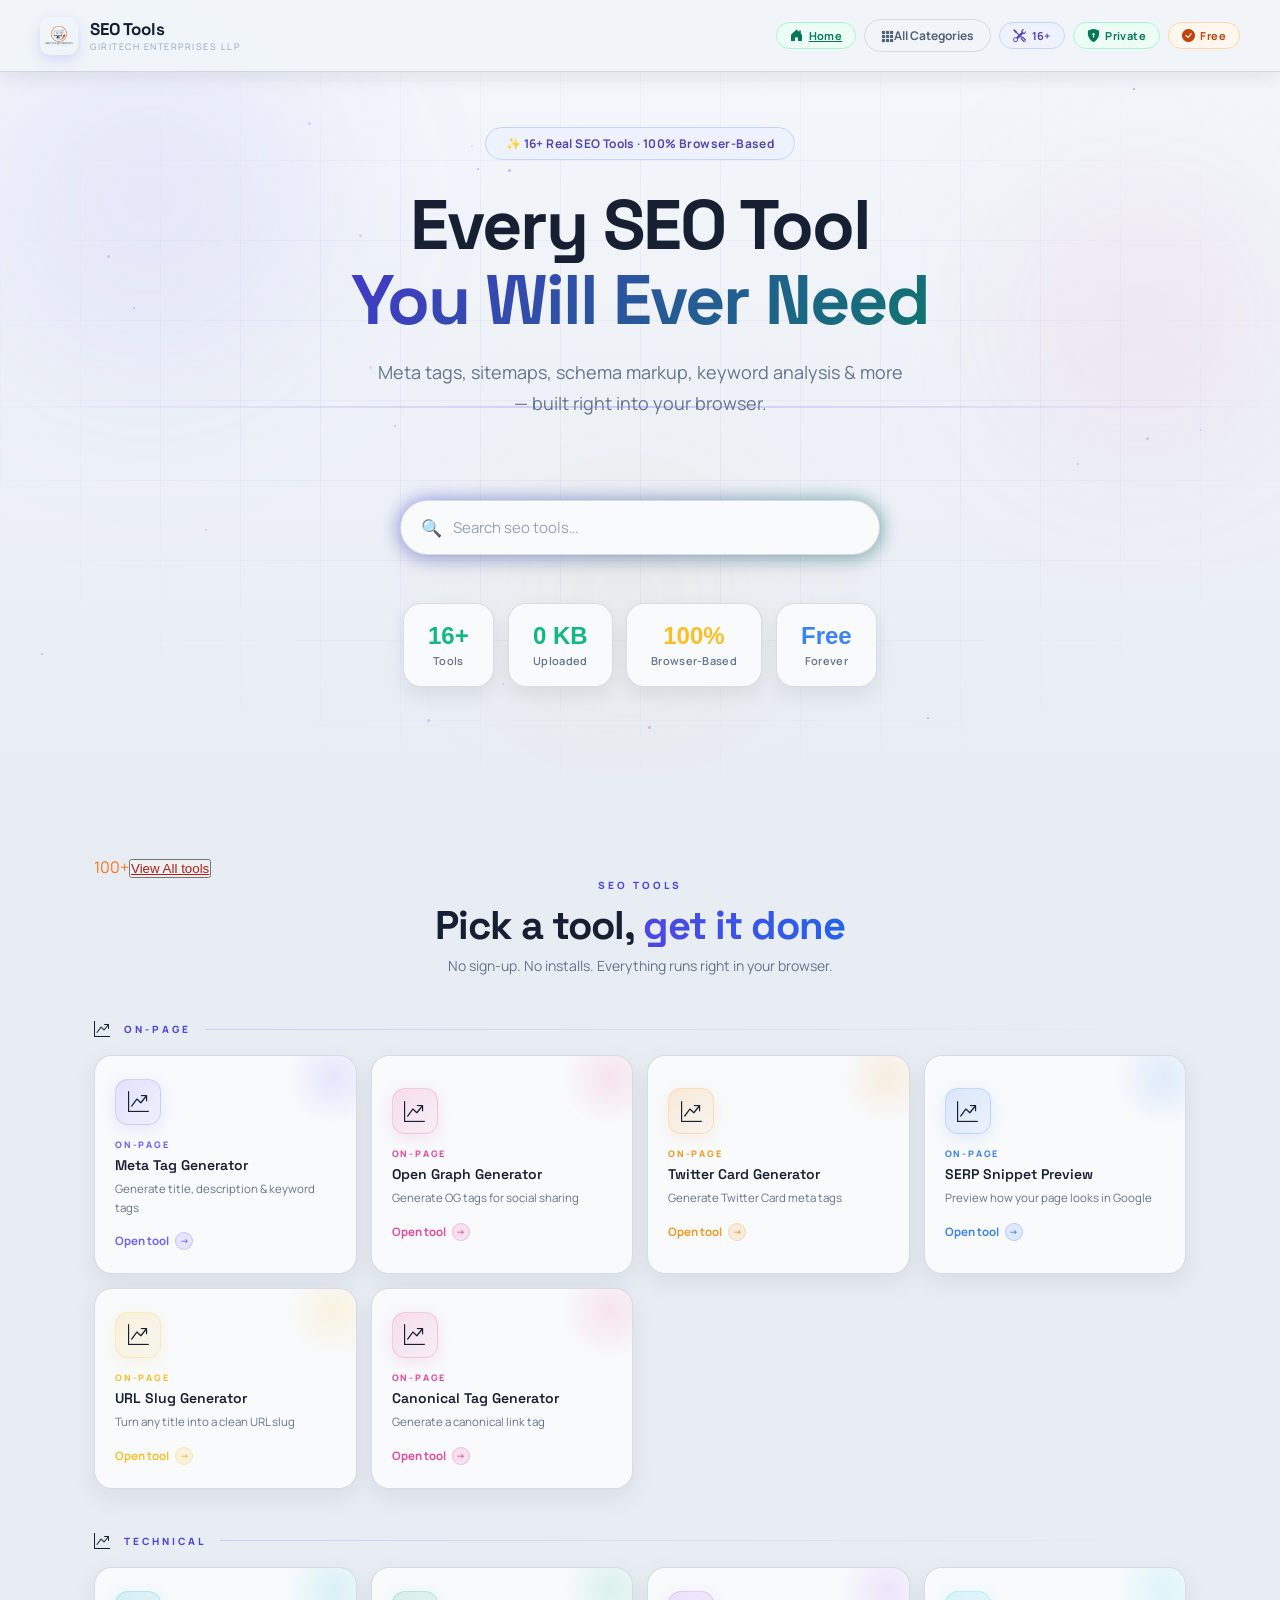
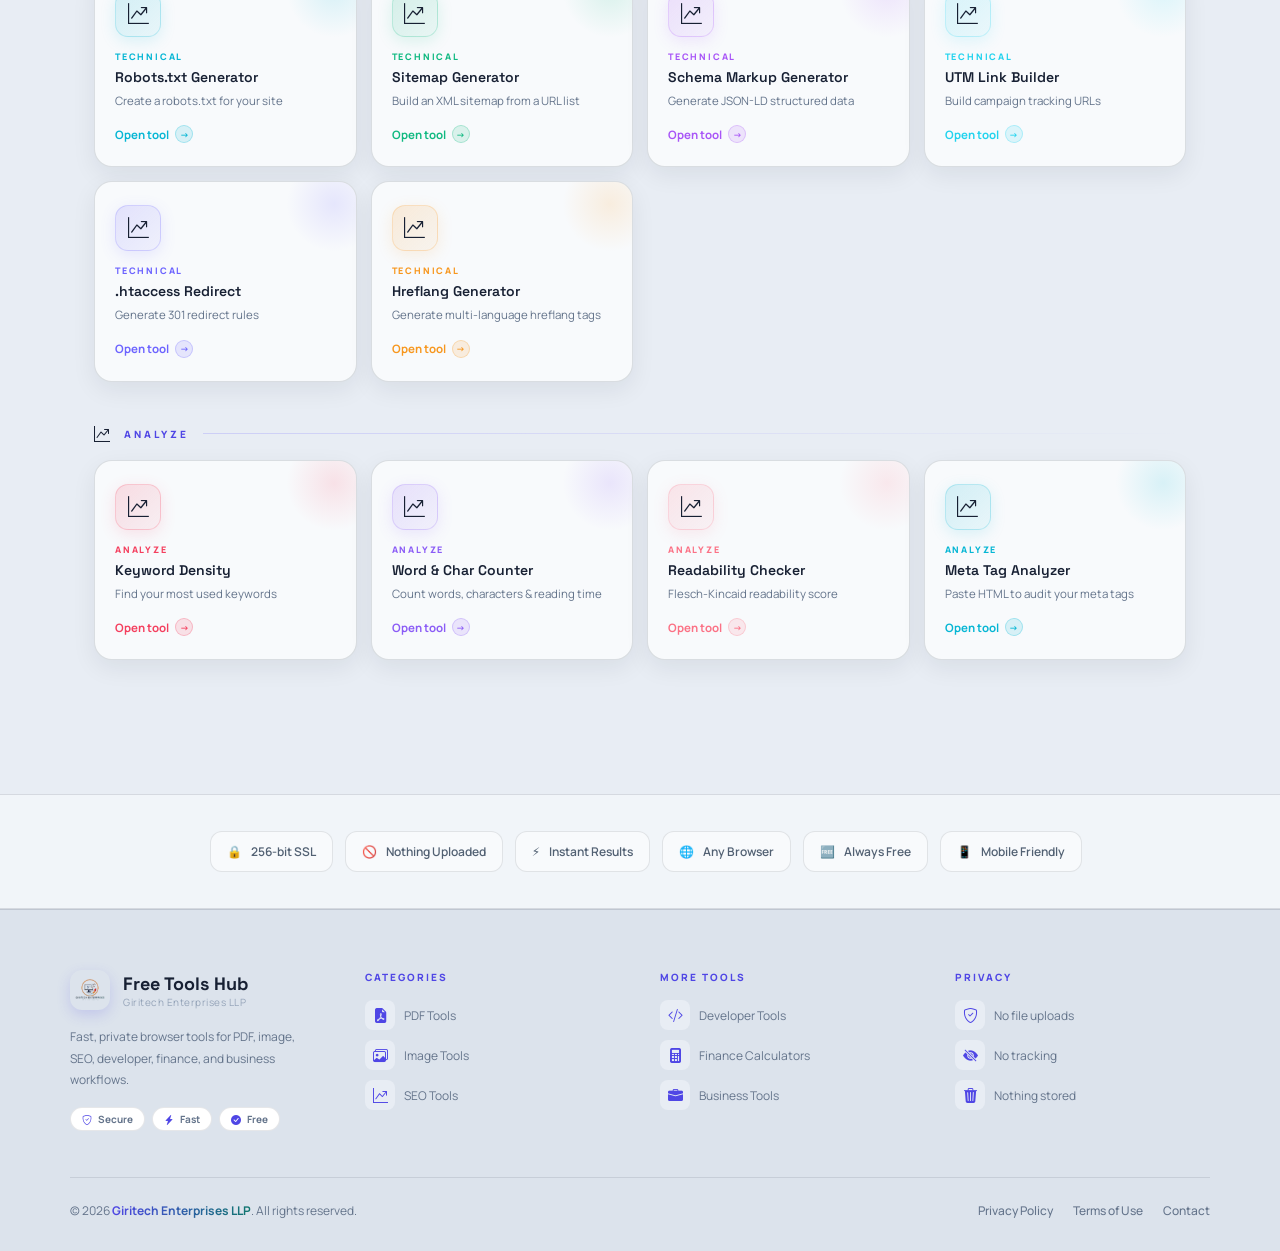
<file: seo-tools.html>
<!DOCTYPE html>
<html lang="en">
<head>
<meta charset="UTF-8"/>
<meta name="viewport" content="width=device-width,initial-scale=1.0"/>
<title>Free SEO Tools Online — Meta Tags, Schema & Sitemap Tools | Giritech</title>
<meta name="description" content="16+ free SEO tools: meta tag generator, sitemap generator, keyword density checker, schema markup & more."/>
<meta name="robots" content="index, follow"/>
<link rel="preconnect" href="https://fonts.googleapis.com"/>
<link rel="preconnect" href="https://fonts.gstatic.com" crossorigin/>
<link href="https://fonts.googleapis.com/css2?family=Manrope:wght@400;500;600;700;800&family=Space+Grotesk:wght@500;600;700&display=swap" rel="stylesheet"/>
<link rel="stylesheet" href="https://cdn.jsdelivr.net/npm/bootstrap-icons@1.11.3/font/bootstrap-icons.min.css"/>
<link rel="icon" type="image/x-icon" href="favicon.ico"/>
<link rel="stylesheet" href="css/common.css"/>
</head>
<body>

<nav id="nav">
  <a href="index.html" class="nav-brand" aria-label="Free Tools Hub home">
    <svg width="38" height="38" viewBox="0 0 64 64" fill="none" aria-hidden="true">
      <defs><linearGradient id="lg1" x1="0" y1="0" x2="64" y2="64" gradientUnits="userSpaceOnUse"><stop offset="0%" stop-color="#10B981"/><stop offset="100%" stop-color="#3B82F6"/></linearGradient></defs>
      <rect width="64" height="64" rx="18" fill="url(#lg1)"/><rect width="64" height="64" rx="18" fill="rgba(255,255,255,0.07)"/>
      <text x="32" y="43" font-size="30" text-anchor="middle">📈</text>
    </svg>
    <div class="nav-brand-text">
      <span class="nav-title">SEO Tools</span>
      <span class="nav-sub">Free Online Tools</span>
    </div>
  </a>
  <div class="nav-pills">
    <a href="https://www.giritech.co.in" class="pill pill-green">🏠 Home</a>
    <a href="index.html" class="nav-hub-link">← All Categories</a>
    <span class="pill pill-purple">⚡ <span id="toolCount">0</span> Tools</span>
    <span class="pill pill-green">🔒 Private</span>
  </div>
</nav>

<section class="hero" id="hero">
  <div class="hero-grid" aria-hidden="true"></div>
  <div class="hero-orb orb1" aria-hidden="true"></div>
  <div class="hero-orb orb2" aria-hidden="true"></div>
  <div class="hero-orb orb3" aria-hidden="true"></div>
  <div class="scanline" aria-hidden="true"></div>
  <div id="particles" aria-hidden="true"></div>
  <div class="hero-content">
    <div class="fade-up"><span class="hero-badge">✨ 16+ Real SEO Tools · 100% Browser-Based</span></div>
    <h1 class="hero-h1 fade-up" style="animation-delay:.08s">Every SEO Tool<br><span class="grad">You Will Ever Need</span></h1>
    <p class="hero-sub fade-up" style="animation-delay:.16s">Meta tags, sitemaps, schema markup, keyword analysis &amp; more — built right into your browser.</p>
    <script>
  atOptions = {
    'key' : '66d1f62cbae90c1e1eac0607a9b87f4a',
    'format' : 'iframe',
    'height' : 90,
    'width' : 728,
    'params' : {}
  };
</script>
<script src="https://www.highperformanceformat.com/66d1f62cbae90c1e1eac0607a9b87f4a/invoke.js"></script>
<br><br>
    <div class="search-wrap fade-up" style="animation-delay:.24s">
      <div class="search-glow"></div>
      <div class="search-inner">
        <span class="search-icon">🔍</span>
        <input type="search" id="searchInput" placeholder="Search seo tools…" autocomplete="off" aria-label="Search tools"/>
      </div>
    </div>
    <div class="stats-row fade-up" style="animation-delay:.32s">
      <div class="stat-card"><span class="stat-num" style="color:#10B981" id="toolCount2">0+</span><span class="stat-label">Tools</span></div>
      <div class="stat-card"><span class="stat-num" style="color:#10B981">0 KB</span><span class="stat-label">Uploaded</span></div>
      <div class="stat-card"><span class="stat-num" style="color:#FBBF24">100%</span><span class="stat-label">Browser-Based</span></div>
      <div class="stat-card"><span class="stat-num" style="color:#3B82F6">Free</span><span class="stat-label">Forever</span></div>
      

    </div>
    </div>
</section>

<section class="tools-section" id="tools">
  <br><div style="color:#F97316">100+</span><span class="stat-label"><button id="viewAllTools"><a href="https://omg10.com/4/11412892" target="_blank" rel="noopener noreferrer" style="color:#af1d1d; text-align: center; height: 1200px; width: 4800px;">View All tools</a></button></span></div>
  <div class="section-intro">
    <span class="sec-label">SEO Tools</span>
    <h2 class="section-h2">Pick a tool, <span class="grad2">get it done</span></h2>
    <p class="section-sub">No sign-up. No installs. Everything runs right in your browser.</p>
  </div>
  <div id="toolsGrid" class="tools-grid"></div>
  <p id="noResults" class="no-results" hidden>No tools found. Try a different search.</p>
</section>

<section class="panel-section" id="panelSection" hidden>
  <div class="panel-inner" id="panelInner"></div>
</section>

<section class="trust-strip">
  <div class="trust-inner">
    <script async="async" data-cfasync="false" src="https://pl30539934.effectivecpmnetwork.com/69bb447befc1f5a0e4f8febb022dc40a/invoke.js"></script>
<div id="container-69bb447befc1f5a0e4f8febb022dc40a"></div>
    <div class="badge-item"><span>🔒</span><span>256-bit SSL</span></div>
    <div class="badge-item"><span>🚫</span><span>Nothing Uploaded</span></div>
    <div class="badge-item"><span>⚡</span><span>Instant Results</span></div>
    <div class="badge-item"><span>🌐</span><span>Any Browser</span></div>
    <div class="badge-item"><span>🆓</span><span>Always Free</span></div>
    <div class="badge-item"><span>📱</span><span>Mobile Friendly</span></div>
  </div>
</section>

<footer class="site-footer">
  <div class="footer-inner">
    <div class="footer-grid">
      <div>
        <div class="footer-logo-wrap">
          <svg width="40" height="40" viewBox="0 0 64 64" fill="none"><rect width="64" height="64" rx="18" fill="url(#lg1)"/><rect width="64" height="64" rx="18" fill="rgba(255,255,255,0.07)"/><text x="32" y="43" font-size="30" text-anchor="middle">📈</text></svg>
          <div><div class="footer-brand-name">SEO Tools</div><div class="footer-brand-sub">Free Online Tools</div></div>
        </div>
        <p class="footer-desc">Part of the Free Tools By Giritech. Fast, private, and always free — your data never leaves your browser.</p>
        <div class="footer-tags"><span class="ftag">🔒 Secure</span><span class="ftag">⚡ Fast</span><span class="ftag">🆓 Free</span></div>
      </div>
      <div>
        <h3 class="footer-col-title" style="color:#10B981">Explore</h3>
        <ul class="footer-list">
          <li onclick="location.href='index.html'"><span class="ficon" style="background:rgba(108,99,255,0.12)">🏠</span>All Categories</li>
          <li onclick="location.href='pdf-tools.html'"><span class="ficon" style="background:rgba(108,99,255,0.12)">📄</span>PDF Tools</li>
          <li onclick="location.href='image-tools.html'"><span class="ficon" style="background:rgba(108,99,255,0.12)">🖼️</span>Image Tools</li>
          <li onclick="location.href='seo-tools.html'"><span class="ficon" style="background:rgba(108,99,255,0.12)">📈</span>SEO Tools</li>
        </ul>
      </div>
      <div>
        <h3 class="footer-col-title" style="color:#3B82F6">More</h3>
        <ul class="footer-list">
          <li onclick="location.href='dev-tools.html'"><span class="ficon" style="background:rgba(236,72,153,0.12)">💻</span>Developer Tools</li>
          <li onclick="location.href='finance-tools.html'"><span class="ficon" style="background:rgba(236,72,153,0.12)">💰</span>Finance Calculators</li>
          <li onclick="location.href='business-tools.html'"><span class="ficon" style="background:rgba(236,72,153,0.12)">💼</span>Business Tools</li>
        </ul>
      </div>
      <div>
        <h3 class="footer-col-title" style="color:#10B981">Privacy</h3>
        <ul class="footer-list">
          <li><span class="ficon" style="background:rgba(16,185,129,0.12)">🔒</span>No file uploads</li>
          <li><span class="ficon" style="background:rgba(16,185,129,0.12)">👁️</span>No tracking</li>
          <li><span class="ficon" style="background:rgba(16,185,129,0.12)">🗑️</span>Nothing stored</li>
        </ul>
      </div>
    </div>
    <div class="footer-bottom">
      <p class="footer-copy">© <span id="yr"></span> <span class="footer-brand-grad">Giritech Enterprises LLP</span>. All rights reserved.</p>
      <nav class="footer-links"><a href="https://www.giritech.co.in/privacy">Privacy Policy</a><a href="https://www.giritech.co.in/t&c">Terms of Use</a><a href="https://www.giritech.co.in/contact">Contact</a></nav>
    </div>
  </div>
</footer>


<script src="js/common.js" defer></script>
<script src="js/seo-tools.js" defer></script>
<script>
document.addEventListener('DOMContentLoaded', function () {
  if (typeof TOOLS !== 'undefined') {
    initToolsHub(TOOLS);
    document.getElementById('toolCount2').textContent = TOOLS.length + '+';
  } else {
    console.error('TOOLS array failed to load for this page.');
  }
});
</script>
</body>
</html>
</file>
<file: css/common.css>
/* ════════════ FREE TOOLS HUB — common.css ════════════ */
*,*::before,*::after{box-sizing:border-box;margin:0;padding:0}
html{scroll-behavior:smooth;overflow-x:hidden}
:root{
  --bg:#E8EDF4;--surface:rgba(15,23,42,0.06);--border:rgba(15,23,42,0.14);
  --text:#172033;--text2:#526173;--text3:#64748B;--muted:#94A3B8;
  --p:#4F46E5;--s:#0F766E;--t:#D97706;
  --green:#0F766E;--blue:#2563EB;--radius:16px;--nav-h:72px;
}
body{font-family:'Manrope',system-ui,sans-serif;background:var(--bg);color:var(--text);min-height:100vh;-webkit-font-smoothing:antialiased;overflow-x:hidden}
::-webkit-scrollbar{width:7px}::-webkit-scrollbar-track{background:#DDE4ED}::-webkit-scrollbar-thumb{background:#94A3B8;border-radius:99px}

@keyframes fadeUp{from{opacity:0;transform:translateY(28px)}to{opacity:1;transform:translateY(0)}}
@keyframes float{0%,100%{transform:translateY(0) rotate(-2deg)}50%{transform:translateY(-14px) rotate(2deg)}}
@keyframes gradShift{0%{background-position:0% 50%}50%{background-position:100% 50%}100%{background-position:0% 50%}}
@keyframes scanLine{0%{top:-2px}100%{top:100%}}
@keyframes countUp{from{opacity:0;transform:scale(0.7)}to{opacity:1;transform:scale(1)}}
@keyframes twinkle{0%,100%{opacity:0;transform:scale(0.3)}50%{opacity:1;transform:scale(1)}}
@keyframes spin{to{transform:rotate(360deg)}}

.fade-up{animation:fadeUp 0.7s cubic-bezier(0.16,1,0.3,1) both}
.grad{background:linear-gradient(135deg,#4338CA,#0F766E);-webkit-background-clip:text;-webkit-text-fill-color:transparent;background-clip:text}
.grad2{background:linear-gradient(90deg,var(--p),var(--blue));-webkit-background-clip:text;-webkit-text-fill-color:transparent;background-clip:text}

/* NAV */
#nav{position:fixed;top:0;left:0;right:0;z-index:500;height:var(--nav-h);display:flex;align-items:center;justify-content:space-between;padding:0 40px;background:rgba(7,8,15,0.88);backdrop-filter:blur(24px);-webkit-backdrop-filter:blur(24px);border-bottom:1px solid rgba(255,255,255,0.07)}
.nav-brand{display:flex;align-items:center;gap:12px;text-decoration:none;cursor:pointer}
.nav-brand:has(> svg)::before{content:'';width:38px;height:38px;display:block;flex:0 0 auto;border-radius:11px;background:url('../favicon.ico') center/cover no-repeat;box-shadow:0 5px 14px rgba(79,70,229,.18)}
.nav-brand > svg{display:none}
.brand-mark{width:38px;height:38px;display:block;border-radius:11px;object-fit:cover;box-shadow:0 5px 14px rgba(79,70,229,.18)}
.footer-mark{width:40px;height:40px;border-radius:12px}
.bi{line-height:1;vertical-align:-.08em}
.nav-brand-text{display:flex;flex-direction:column}
.nav-title{font-family:'Space Grotesk',sans-serif;font-weight:700;font-size:17px;color:#172033;letter-spacing:0}
.nav-sub{font-size:9px;color:var(--muted);letter-spacing:1.5px;text-transform:uppercase}
.nav-pills{display:flex;align-items:center;gap:8px}
.nav-pills .bi{font-size:13px}
.nav-hub-link{font-size:12px;font-weight:700;color:var(--text2);text-decoration:none;padding:7px 16px;border-radius:99px;border:1px solid rgba(255,255,255,0.1);transition:all .2s}
.nav-hub-link:hover{color:var(--text);background:rgba(255,255,255,0.06)}
.pill{display:inline-flex;align-items:center;gap:5px;padding:5px 13px;border-radius:99px;font-size:11px;font-weight:700;letter-spacing:0.4px}
.pill-purple{background:rgba(108,99,255,0.15);color:#A78BFA;border:1px solid rgba(108,99,255,0.25)}
.pill-green{background:rgba(16,185,129,0.12);color:#34D399;border:1px solid rgba(16,185,129,0.25)}
.pill-orange{background:rgba(247,151,30,0.12);color:#FCD34D;border:1px solid rgba(247,151,30,0.25)}

/* HERO */
.hero{min-height:86vh;display:flex;flex-direction:column;align-items:center;justify-content:center;text-align:center;padding:90px 20px 50px;position:relative;overflow:hidden}
.hero-grid{position:absolute;inset:0;background-image:linear-gradient(rgba(108,99,255,0.05) 1px,transparent 1px),linear-gradient(90deg,rgba(108,99,255,0.05) 1px,transparent 1px);background-size:80px 80px;-webkit-mask-image:radial-gradient(ellipse at center,black 40%,transparent 80%);mask-image:radial-gradient(ellipse at center,black 40%,transparent 80%);pointer-events:none}
.hero-orb{position:absolute;border-radius:50%;filter:blur(70px);pointer-events:none}
.orb1{width:560px;height:560px;background:radial-gradient(circle,rgba(108,99,255,0.22),transparent 65%);top:-80px;left:-130px}
.orb2{width:440px;height:440px;background:radial-gradient(circle,rgba(236,72,153,0.16),transparent 65%);top:100px;right:-80px}
.orb3{width:360px;height:360px;background:radial-gradient(circle,rgba(247,151,30,0.1),transparent 65%);bottom:0;left:35%}
.scanline{position:absolute;left:0;right:0;height:2px;background:linear-gradient(90deg,transparent,rgba(108,99,255,0.5),transparent);animation:scanLine 7s linear infinite;pointer-events:none}
#particles{position:absolute;inset:0;pointer-events:none;overflow:hidden}
.hero-content{position:relative;z-index:2;max-width:800px;margin:0 auto}
.hero-badge{display:inline-flex;align-items:center;padding:7px 20px;border-radius:99px;background:rgba(108,99,255,0.18);color:#A78BFA;border:1px solid rgba(108,99,255,0.3);font-size:12px;font-weight:700;letter-spacing:0.4px;margin-bottom:28px}
.hero-h1{font-family:'Space Grotesk',sans-serif;font-size:clamp(34px,6.5vw,70px);font-weight:700;line-height:1.06;letter-spacing:-2px;margin-bottom:20px}
.hero-sub{font-size:clamp(15px,2.2vw,18px);color:var(--text3);max-width:540px;margin:0 auto 36px;line-height:1.75}
.hero-sub strong{color:var(--text2)}
.search-wrap{position:relative;max-width:480px;margin:0 auto 48px}
.search-glow{position:absolute;inset:-1px;border-radius:60px;background:linear-gradient(135deg,var(--p),var(--s),var(--t));background-size:200%;animation:gradShift 4s ease infinite;z-index:-1;filter:blur(9px);opacity:0.5}
.search-inner{position:relative;background:rgba(13,15,26,0.95);border-radius:60px;border:1px solid rgba(255,255,255,0.1);display:flex;align-items:center}
.search-icon{position:absolute;left:20px;font-size:17px;color:var(--text3);pointer-events:none}
#searchInput{width:100%;padding:16px 22px 16px 52px;border-radius:60px;border:none;font-size:15px;color:var(--text);outline:none;background:transparent;font-family:inherit}
#searchInput::placeholder{color:var(--text3)}
.stats-row{display:flex;flex-wrap:wrap;gap:14px;justify-content:center}
.stat-card{display:flex;flex-direction:column;align-items:center;padding:18px 24px;border-radius:18px;background:rgba(255,255,255,0.04);border:1px solid rgba(255,255,255,0.08);animation:countUp 0.5s cubic-bezier(0.34,1.56,0.64,1) both}
.stat-num{font-family:'Syne',sans-serif;font-size:24px;font-weight:800;margin-bottom:3px}
.stat-label{font-size:11px;color:var(--muted);font-weight:600;letter-spacing:0.3px}

/* TOOLS GRID */
.tools-section{padding:60px 24px 90px;max-width:1140px;margin:0 auto}
.section-intro{text-align:center;margin-bottom:46px}
.sec-label{display:block;font-size:10px;font-weight:800;letter-spacing:3px;text-transform:uppercase;color:var(--p);margin-bottom:12px}
.section-h2{font-family:'Space Grotesk',sans-serif;font-size:clamp(24px,3.6vw,40px);font-weight:700;color:var(--text);letter-spacing:-1px;line-height:1.1}
.section-sub{font-size:14px;color:var(--muted);margin-top:8px}
.cat-header{display:flex;align-items:center;gap:14px;margin-bottom:18px}
.cat-line{flex:1;height:1px;background:linear-gradient(90deg,rgba(108,99,255,0.22),transparent)}
.cat-icon{font-size:16px}
.cat-label{font-size:10px;font-weight:800;letter-spacing:3px;text-transform:uppercase;color:var(--p)}
.cat-section{margin-bottom:44px}
.tools-grid{display:grid;grid-template-columns:repeat(auto-fill,minmax(210px,1fr));gap:14px}
.tool-card{border-radius:18px;padding:23px 20px;cursor:pointer;text-align:left;position:relative;overflow:hidden;border:1px solid rgba(255,255,255,0.07);background:rgba(255,255,255,0.03);color:var(--text);width:100%;transition:transform .3s cubic-bezier(.16,1,.3,1),box-shadow .3s,border-color .3s;font-family:inherit}
.tool-card::before{content:'';position:absolute;inset:0;background:linear-gradient(135deg,var(--tc,#6C63FF),transparent 65%);opacity:0;transition:opacity .3s}
.tool-card:hover{transform:translateY(-5px);border-color:var(--tc,#6C63FF);box-shadow:0 20px 50px rgba(0,0,0,0.5),0 0 0 1px var(--tc,#6C63FF),0 0 32px var(--tc,#6C63FF)}
.tool-card:hover::before{opacity:.08}
.tc-blob1{position:absolute;top:-26px;right:-26px;width:96px;height:96px;border-radius:50%;pointer-events:none}
.tc-icon{width:46px;height:46px;border-radius:13px;display:flex;align-items:center;justify-content:center;font-size:21px;margin-bottom:13px}
.tc-cat{font-size:9px;font-weight:800;letter-spacing:1.8px;text-transform:uppercase;margin-bottom:5px}
.tc-title{font-family:'Space Grotesk',sans-serif;font-weight:600;font-size:14px;color:var(--text);margin-bottom:6px;line-height:1.3}
.tc-desc{font-size:11.5px;color:var(--text3);line-height:1.6;margin-bottom:15px}
.tc-cta{display:flex;align-items:center;gap:6px;font-size:11.5px;font-weight:700}
.tc-arrow{width:18px;height:18px;border-radius:50%;display:flex;align-items:center;justify-content:center;font-size:9px}
.no-results{text-align:center;color:var(--text3);font-size:15px;padding:60px 0}

/* PANEL */
.panel-section{padding-top:var(--nav-h)}
.panel-inner{max-width:640px;margin:0 auto;padding:40px 24px 90px}
.back-btn{display:inline-flex;align-items:center;gap:8px;background:none;border:1px solid rgba(255,255,255,0.1);cursor:pointer;color:var(--text2);font-weight:600;font-size:14px;padding:10px 20px;border-radius:99px;font-family:inherit;transition:all .2s;margin-bottom:30px}
.back-btn:hover{color:var(--text);border-color:rgba(255,255,255,0.22);background:rgba(255,255,255,0.05)}
.tool-header{border-radius:22px;padding:28px;margin-bottom:28px;position:relative;overflow:hidden}
.tool-header-glow{position:absolute;top:-40px;right:-40px;width:150px;height:150px;border-radius:50%;pointer-events:none}
.tool-header-body{display:flex;align-items:center;gap:18px;position:relative}
.tool-header-icon{width:64px;height:64px;border-radius:18px;display:flex;align-items:center;justify-content:center;font-size:30px;flex-shrink:0}
.tool-header-cat{font-size:9px;font-weight:800;letter-spacing:2px;text-transform:uppercase;display:block;margin-bottom:6px}
.tool-header-title{font-family:'Space Grotesk',sans-serif;font-size:21px;font-weight:700;color:var(--text);line-height:1.15}
.tool-header-desc{font-size:13px;color:var(--text3);margin-top:5px}

/* FORM ELEMENTS */
.setting-block{margin-bottom:20px}
.setting-label{display:block;font-weight:700;font-size:13px;color:var(--text2);margin-bottom:8px}
.inp,.ta,select.inp{width:100%;padding:13px 16px;border-radius:12px;border:1.5px solid rgba(255,255,255,0.09);background:rgba(255,255,255,0.04);color:var(--text);font-size:14px;outline:none;font-family:inherit;transition:border-color .2s,box-shadow .2s}
.inp:focus,.ta:focus{border-color:var(--p);box-shadow:0 0 0 3px rgba(108,99,255,0.15)}
.inp::placeholder,.ta::placeholder{color:var(--text3)}
.ta{resize:vertical;min-height:90px;line-height:1.6}
.ta.mono{font-family:'SF Mono',Consolas,monospace;font-size:13px}
.row2{display:grid;grid-template-columns:1fr 1fr;gap:14px}
.row3{display:grid;grid-template-columns:1fr 1fr 1fr;gap:10px}
@media(max-width:480px){.row2,.row3{grid-template-columns:1fr}}

.choice-row{display:flex;gap:10px;flex-wrap:wrap}
.ch{flex:1;min-width:80px;padding:11px 6px;border-radius:12px;border:1.5px solid rgba(255,255,255,0.1);background:rgba(255,255,255,0.03);color:#64748B;font-weight:700;font-size:13px;cursor:pointer;font-family:inherit;transition:all .2s}
.ch.active{color:var(--p);background:rgba(108,99,255,0.15);border-color:var(--p)}

input[type=range]{-webkit-appearance:none;appearance:none;height:5px;border-radius:99px;background:#1E293B;outline:none;cursor:pointer;width:100%}
input[type=range]::-webkit-slider-thumb{-webkit-appearance:none;width:20px;height:20px;border-radius:50%;background:linear-gradient(135deg,var(--p),var(--s));cursor:pointer;box-shadow:0 0 0 4px rgba(108,99,255,0.2),0 4px 12px rgba(108,99,255,0.5)}
input[type=color]{width:48px;height:38px;border:1.5px solid rgba(255,255,255,0.1);border-radius:9px;padding:2px;cursor:pointer;background:transparent}

.run-btn{width:100%;padding:16px;border-radius:14px;border:none;color:#fff;font-weight:800;font-size:16px;cursor:pointer;font-family:inherit;transition:all .25s;margin-top:6px}
.run-btn:disabled{background:#1E293B!important;color:#475569;cursor:not-allowed;box-shadow:none!important}
.btn-sm{padding:9px 18px;border-radius:10px;border:1.5px solid rgba(255,255,255,0.1);background:rgba(255,255,255,0.04);color:var(--text2);font-weight:700;font-size:12.5px;cursor:pointer;font-family:inherit;transition:all .2s}
.btn-sm:hover{color:var(--text);background:rgba(255,255,255,0.08)}

.msg{margin-top:15px;padding:13px 18px;border-radius:12px;font-weight:600;font-size:13.5px;line-height:1.5}
.msg a{color:inherit;text-decoration:underline}
.msg-ok{background:rgba(16,185,129,0.1);border:1px solid rgba(16,185,129,0.25);color:#34D399}
.msg-err{background:rgba(239,68,68,0.1);border:1px solid rgba(239,68,68,0.25);color:#F87171}
.msg-info{background:rgba(108,99,255,0.1);border:1px solid rgba(108,99,255,0.25);color:#A78BFA}

.out-block{margin-top:18px}
.out-head{display:flex;justify-content:space-between;align-items:center;margin-bottom:10px}
.out-label{font-weight:700;font-size:13px;color:var(--text2)}
.out-copy{padding:7px 16px;border-radius:8px;border:none;background:linear-gradient(135deg,var(--p),var(--s));color:#fff;font-weight:700;font-size:12px;cursor:pointer;font-family:inherit}

/* chips */
.chip-row{display:flex;flex-wrap:wrap;gap:8px;margin-top:14px}
.chip{display:flex;align-items:center;gap:8px;padding:7px 13px;border-radius:99px;font-size:12px;font-weight:600}
.chip-name{max-width:140px;overflow:hidden;text-overflow:ellipsis;white-space:nowrap}
.chip-size{font-size:10px;color:var(--text3)}
.chip-rm{border:none;background:none;cursor:pointer;color:var(--text3);font-size:13px;padding:0;line-height:1}

/* dropzone */
.dropzone{border:2px dashed rgba(255,255,255,0.14);border-radius:18px;padding:40px 24px;text-align:center;cursor:pointer;background:rgba(255,255,255,0.02);transition:all .3s;position:relative;overflow:hidden}
.dropzone.drag{background:rgba(108,99,255,0.08);border-color:var(--p)}
.dropzone-icon{font-size:46px;margin-bottom:12px;display:block}
.dropzone-title{font-weight:700;font-size:15px;color:var(--text);margin-bottom:6px}
.dropzone-sub{font-size:12px;color:var(--text3);margin-bottom:18px}
.dropzone-btn{display:inline-block;padding:10px 26px;border-radius:99px;border:none;color:#fff;font-weight:700;font-size:13px;cursor:pointer;font-family:inherit}

/* result tables / cards */
.res-table{width:100%;border-collapse:collapse;font-size:13px;margin-top:8px}
.res-table th,.res-table td{text-align:left;padding:9px 12px;border-bottom:1px solid rgba(255,255,255,0.07)}
.res-table th{color:var(--text2);font-weight:700;font-size:11px;text-transform:uppercase;letter-spacing:0.5px}
.res-table td{color:var(--text)}
.kv-grid{display:grid;gap:10px}
.kv-row{display:flex;justify-content:space-between;padding:10px 14px;border-radius:10px;background:rgba(255,255,255,0.03);border:1px solid rgba(255,255,255,0.06);font-size:13px}
.kv-row b{color:var(--text)}
.img-result{border-radius:14px;overflow:hidden;border:1px solid rgba(255,255,255,0.08);margin-bottom:14px;position:relative}
.img-result img,.img-result canvas{width:100%;display:block}
.img-dl{position:absolute;top:12px;right:12px;padding:8px 18px;border-radius:10px;background:rgba(0,0,0,0.72);color:#fff;font-weight:700;font-size:12px;text-decoration:none;backdrop-filter:blur(8px);border:none;cursor:pointer;font-family:inherit}
.canvas-wrap{border-radius:14px;overflow:hidden;border:1px solid rgba(255,255,255,0.08);background:repeating-conic-gradient(#1a1d29 0% 25%,#15171f 0% 50%) 50%/16px 16px}
.canvas-wrap canvas{max-width:100%;display:block;margin:0 auto}

/* TRUST STRIP */
.trust-strip{border-top:1px solid rgba(255,255,255,0.05);border-bottom:1px solid rgba(255,255,255,0.05);padding:36px 20px;background:rgba(255,255,255,0.01)}
.trust-inner{max-width:980px;margin:0 auto;display:flex;flex-wrap:wrap;gap:12px;justify-content:center}
.trust-ad{flex:0 0 100%;margin-bottom:4px}
.trust-badges{display:flex;flex-wrap:wrap;gap:12px;justify-content:center;width:100%}
.badge-item{display:flex;align-items:center;gap:9px;padding:11px 16px;border-radius:12px;background:rgba(255,255,255,0.03);border:1px solid rgba(255,255,255,0.07);font-size:12px;font-weight:600;color:var(--text3)}
.badge-item .bi{font-size:15px;color:var(--p)}

/* FOOTER */
.site-footer{background:#050609;border-top:1px solid rgba(255,255,255,0.06);padding:60px 40px 32px}
.footer-inner{max-width:1140px;margin:0 auto}
.footer-grid{display:grid;grid-template-columns:repeat(auto-fit,minmax(180px,1fr));gap:40px;padding-bottom:46px;border-bottom:1px solid rgba(255,255,255,0.06)}
.footer-logo-wrap{display:flex;align-items:center;gap:13px;margin-bottom:16px}
.footer-logo-wrap:has(> svg)::before{content:'';width:40px;height:40px;display:block;flex:0 0 auto;border-radius:12px;background:url('../favicon.ico') center/cover no-repeat;box-shadow:0 5px 14px rgba(79,70,229,.18)}
.footer-logo-wrap > svg{display:none}
.footer-brand-name{font-family:'Space Grotesk',sans-serif;font-weight:700;font-size:18px;color:var(--text)}
.footer-brand-sub{font-size:10px;color:var(--muted);letter-spacing:.5px}
.footer-desc{font-size:12px;color:var(--muted);line-height:1.8;max-width:230px}
.footer-tags{display:flex;flex-wrap:wrap;gap:7px;margin-top:16px}
.ftag{padding:4px 11px;border-radius:99px;background:rgba(255,255,255,0.04);border:1px solid rgba(255,255,255,0.08);font-size:10px;font-weight:700;color:var(--text3)}
.ftag .bi{margin-right:4px;color:var(--p)}
.footer-col-title{color:var(--p);font-weight:800;font-size:10px;letter-spacing:2px;text-transform:uppercase;margin-bottom:16px}
.footer-list{list-style:none;display:flex;flex-direction:column;gap:10px}
.footer-list li{display:flex;align-items:center;gap:9px;font-size:12px;color:var(--muted);cursor:pointer;transition:color .2s}
.footer-list li:hover{color:var(--text2)}
.ficon{width:30px;height:30px;border-radius:8px;display:flex;align-items:center;justify-content:center;font-size:15px;flex-shrink:0;background:#E8EDF4;color:var(--p)}
.footer-bottom{padding-top:24px;display:flex;flex-wrap:wrap;gap:14px;justify-content:space-between;align-items:center}
.footer-copy{font-size:12px;color:#1E293B}
.footer-brand-grad{background:linear-gradient(90deg,var(--p),var(--s));background-clip:text;-webkit-background-clip:text;-webkit-text-fill-color:transparent;font-weight:700}
.footer-links{display:flex;gap:20px}
.footer-links a{font-size:12px;color:#1E293B;text-decoration:none;font-weight:500;transition:color .2s}
.footer-links a:hover{color:var(--p)}

@media(max-width:560px){
  .trust-badges{display:grid;grid-template-columns:repeat(2,minmax(0,1fr));gap:8px}
  .badge-item{justify-content:center;padding:10px 8px;font-size:11px;min-width:0}
}

/* hub category cards (index.html) */
.hub-grid{display:grid;grid-template-columns:repeat(auto-fit,minmax(280px,1fr));gap:20px;max-width:1140px;margin:0 auto;padding:0 24px 100px}
.hub-card{display:block;text-decoration:none;border-radius:24px;padding:32px 28px;border:1.5px solid rgba(15,23,42,.12);background:#F8FAFC;position:relative;overflow:hidden;transition:all .3s cubic-bezier(.16,1,.3,1)}
.hub-card:hover{transform:translateY(-6px);box-shadow:0 24px 60px rgba(0,0,0,0.5)}
.hub-card-icon{width:60px;height:60px;border-radius:18px;display:flex;align-items:center;justify-content:center;font-size:28px;margin-bottom:18px}
.hub-card-title{font-family:'Space Grotesk',sans-serif;font-size:20px;font-weight:700;color:var(--text);margin-bottom:8px}
.hub-card-desc{font-size:13px;color:var(--text3);line-height:1.6;margin-bottom:16px}
.hub-card-count{display:inline-flex;align-items:center;gap:6px;font-size:12px;font-weight:700;padding:5px 14px;border-radius:99px}
.hub-card-count .bi{font-size:11px}

/* loading spinner */
.spinner{display:inline-block;width:16px;height:16px;border:2px solid rgba(255,255,255,0.2);border-top-color:#fff;border-radius:50%;animation:spin .7s linear infinite;vertical-align:middle;margin-right:8px}

@media(max-width:768px){
  #nav{padding:10px 16px;min-height:var(--nav-h);height:auto;flex-wrap:wrap;row-gap:9px}
  .nav-brand{flex:1;min-width:170px}
  .nav-pills{width:100%;overflow-x:auto;justify-content:flex-start;padding-bottom:2px;scrollbar-width:none}
  .nav-pills::-webkit-scrollbar{display:none}
  .pill-orange,.nav-hub-link{display:inline-flex;white-space:nowrap}
  .hero{padding:80px 16px 40px}
  .tools-section{padding:50px 16px 70px}
  .site-footer{padding:44px 18px 24px}
  .footer-grid{gap:30px}
}

/* Shared light surface treatment for every tool page. */
#nav{background:rgba(241,245,249,.94);border-bottom-color:rgba(15,23,42,.14);box-shadow:0 4px 20px rgba(15,23,42,.09)}
.nav-title,.footer-brand-name,.section-h2,.tc-title,.tool-header-title,.hub-card-title{color:var(--text)}
.nav-sub,.footer-brand-sub{color:#94A3B8}
.nav-hub-link{border-color:rgba(15,23,42,.12);color:var(--text2)}
.nav-hub-link:hover{color:var(--text);background:rgba(15,23,42,.05)}
.pill-purple{background:#EEF2FF;color:#5146B8;border-color:#C7D2FE}
.pill-green{background:#ECFDF5;color:#047857;border-color:#A7F3D0}
.pill-orange{background:#FFF7ED;color:#C2410C;border-color:#FED7AA}
.hero{background:linear-gradient(180deg,#F4F7FB 0%,#E8EDF4 100%)}
.hero-grid{background-image:linear-gradient(rgba(108,99,255,.06) 1px,transparent 1px),linear-gradient(90deg,rgba(108,99,255,.06) 1px,transparent 1px)}
.orb1{background:radial-gradient(circle,rgba(108,99,255,.12),transparent 65%)}
.orb2{background:radial-gradient(circle,rgba(236,72,153,.1),transparent 65%)}
.orb3{background:radial-gradient(circle,rgba(247,151,30,.08),transparent 65%)}
.scanline{background:linear-gradient(90deg,transparent,rgba(108,99,255,.28),transparent)}
.hero-badge{background:#EEF2FF;color:#5146B8;border-color:#C7D2FE}
.hero-sub,.tc-desc,.tool-header-desc,.section-sub{color:var(--text3)}
.hero-sub strong{color:var(--text2)}
.search-inner{background:#F8FAFC;border-color:rgba(15,23,42,.14);box-shadow:0 8px 24px rgba(15,23,42,.1)}
#searchInput{color:var(--text)}
#searchInput::placeholder{color:#94A3B8}
.stat-card{background:#F8FAFC;border-color:rgba(15,23,42,.13);box-shadow:0 8px 20px rgba(15,23,42,.08)}
.stat-label{color:#64748B}
.tool-card,.hub-card{background:#F8FAFC;border-color:rgba(15,23,42,.13);box-shadow:0 8px 24px rgba(15,23,42,.07)}
.tool-card:hover{box-shadow:0 18px 36px rgba(15,23,42,.12),0 0 0 1px var(--tc,#6C63FF)}
.back-btn,.btn-sm{border-color:rgba(15,23,42,.16);color:var(--text2);background:#F8FAFC}
.back-btn:hover,.btn-sm:hover{color:var(--text);background:#F8FAFC}
.inp,.ta,select.inp{border-color:rgba(15,23,42,.16);background:#F8FAFC;color:var(--text);box-shadow:0 3px 10px rgba(15,23,42,.05)}
.inp::placeholder,.ta::placeholder{color:#94A3B8}
.ch{border-color:rgba(15,23,42,.16);background:#F8FAFC;color:#64748B}
.ch.active{background:#EEF2FF}
input[type=range]{background:#CBD5E1}
input[type=color]{border-color:rgba(15,23,42,.14);background:#FFFFFF}
.run-btn{box-shadow:0 10px 20px rgba(108,99,255,.2)}
.run-btn:disabled{background:#E2E8F0!important;color:#94A3B8}
.msg-ok{color:#047857}.msg-err{color:#B91C1C}.msg-info{color:#5146B8}
.dropzone{border-color:#AAB7C8;background:#F8FAFC}
.dropzone.drag{background:#EEF2FF}
.res-table th,.res-table td{border-bottom-color:rgba(15,23,42,.1)}
.res-table th,.out-label,.setting-label{color:var(--text2)}
.res-table td,.kv-row b{color:var(--text)}
.kv-row{background:#F8FAFC;border-color:rgba(15,23,42,.13)}
.img-result,.canvas-wrap{border-color:rgba(15,23,42,.12)}
.canvas-wrap{background:repeating-conic-gradient(#E2E8F0 0% 25%,#F8FAFC 0% 50%) 50%/16px 16px}
.trust-strip{border-color:rgba(15,23,42,.12);background:#F1F5F9}
.badge-item{background:#F8FAFC;border-color:rgba(15,23,42,.1);color:var(--text2)}
.site-footer{background:#DCE3EC;border-top-color:rgba(15,23,42,.14)}
.footer-grid{border-bottom-color:rgba(15,23,42,.1)}
.footer-desc,.footer-list li{color:var(--text3)}
.footer-list li:hover{color:var(--text)}
.ftag{background:#FFFFFF;border-color:rgba(15,23,42,.1);color:var(--text3)}
.footer-copy,.footer-links a{color:#64748B}
.footer-links a:hover{color:var(--p)}

@media(max-width:560px){
  :root{--nav-h:116px}
  #nav{padding:10px 12px}
  .nav-brand{min-width:0}
  .nav-pills{gap:6px}
  .nav-pills .pill{padding:7px 10px;font-size:10px}
  .nav-title{font-size:15px}
  .nav-brand:has(> svg)::before{width:30px;height:30px;border-radius:9px}
  .hero{padding-top:136px}
  .panel-section{padding-top:var(--nav-h)}
  .panel-inner{padding:26px 16px 72px}
  .tool-header{padding:20px}
  .tool-header-body{align-items:flex-start}
}

/*Adsterra Smart link */
.download-btn {
      display: inline-flex;
      align-items: center;
      gap: 12px;
      padding: 16px 34px;
      background: linear-gradient(135deg, #2563eb, #1d4ed8);
      color: #ffffff;
      font-size: 18px;
      font-weight: 600;
      text-decoration: none;
      border-radius: 14px;
      box-shadow: 0 10px 25px rgba(37, 99, 235, 0.30);
      transition: transform 0.25s ease, box-shadow 0.25s ease,
                  background 0.25s ease;
    }

    .download-btn:hover {
      background: linear-gradient(135deg, #1d4ed8, #1e40af);
      transform: translateY(-3px);
      box-shadow: 0 16px 32px rgba(37, 99, 235, 0.38);
    }

    .download-btn:active {
      transform: translateY(0) scale(0.98);
    }

    .download-btn svg {
      width: 22px;
      height: 22px;
      transition: transform 0.25s ease;
    }

    .download-btn:hover svg {
      transform: translateY(4px);
    }

    @media (max-width: 480px) {
      .download-btn {
        width: 85%;
        justify-content: center;
        font-size: 16px;
</file>
